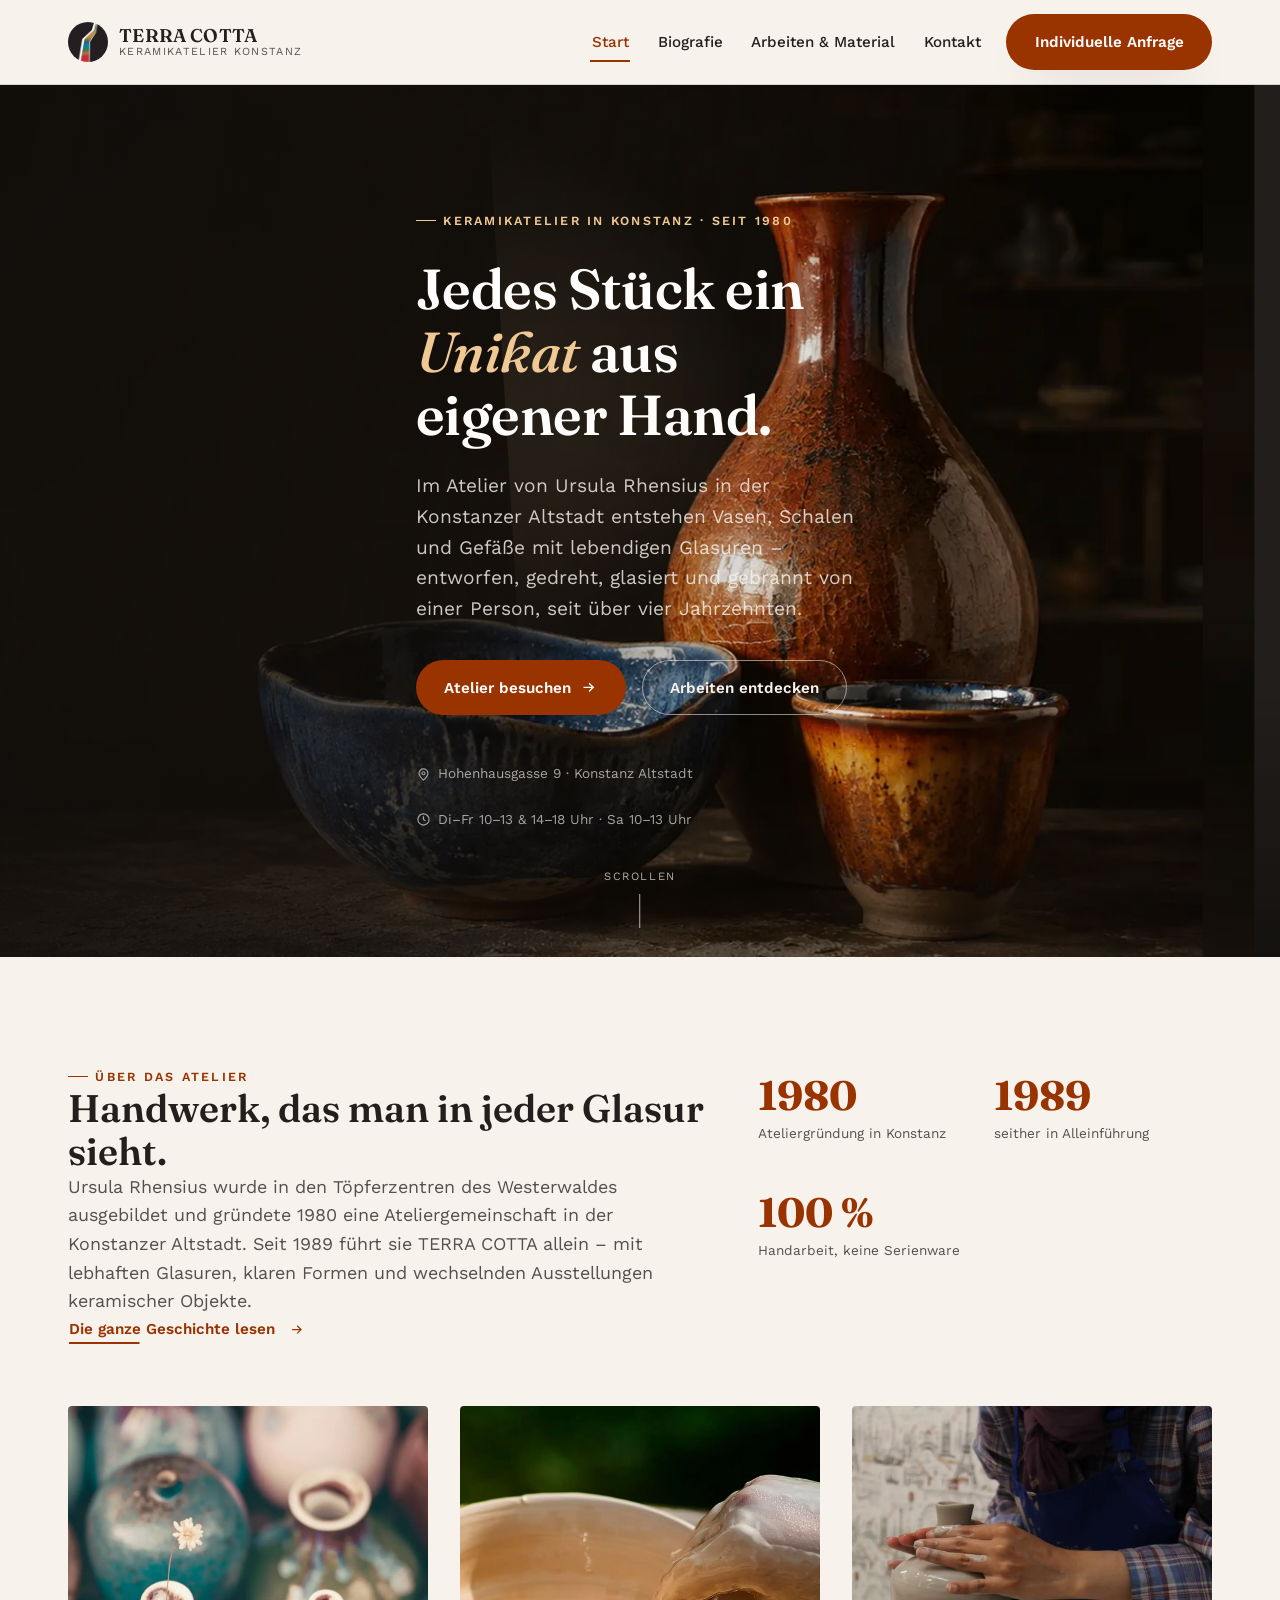
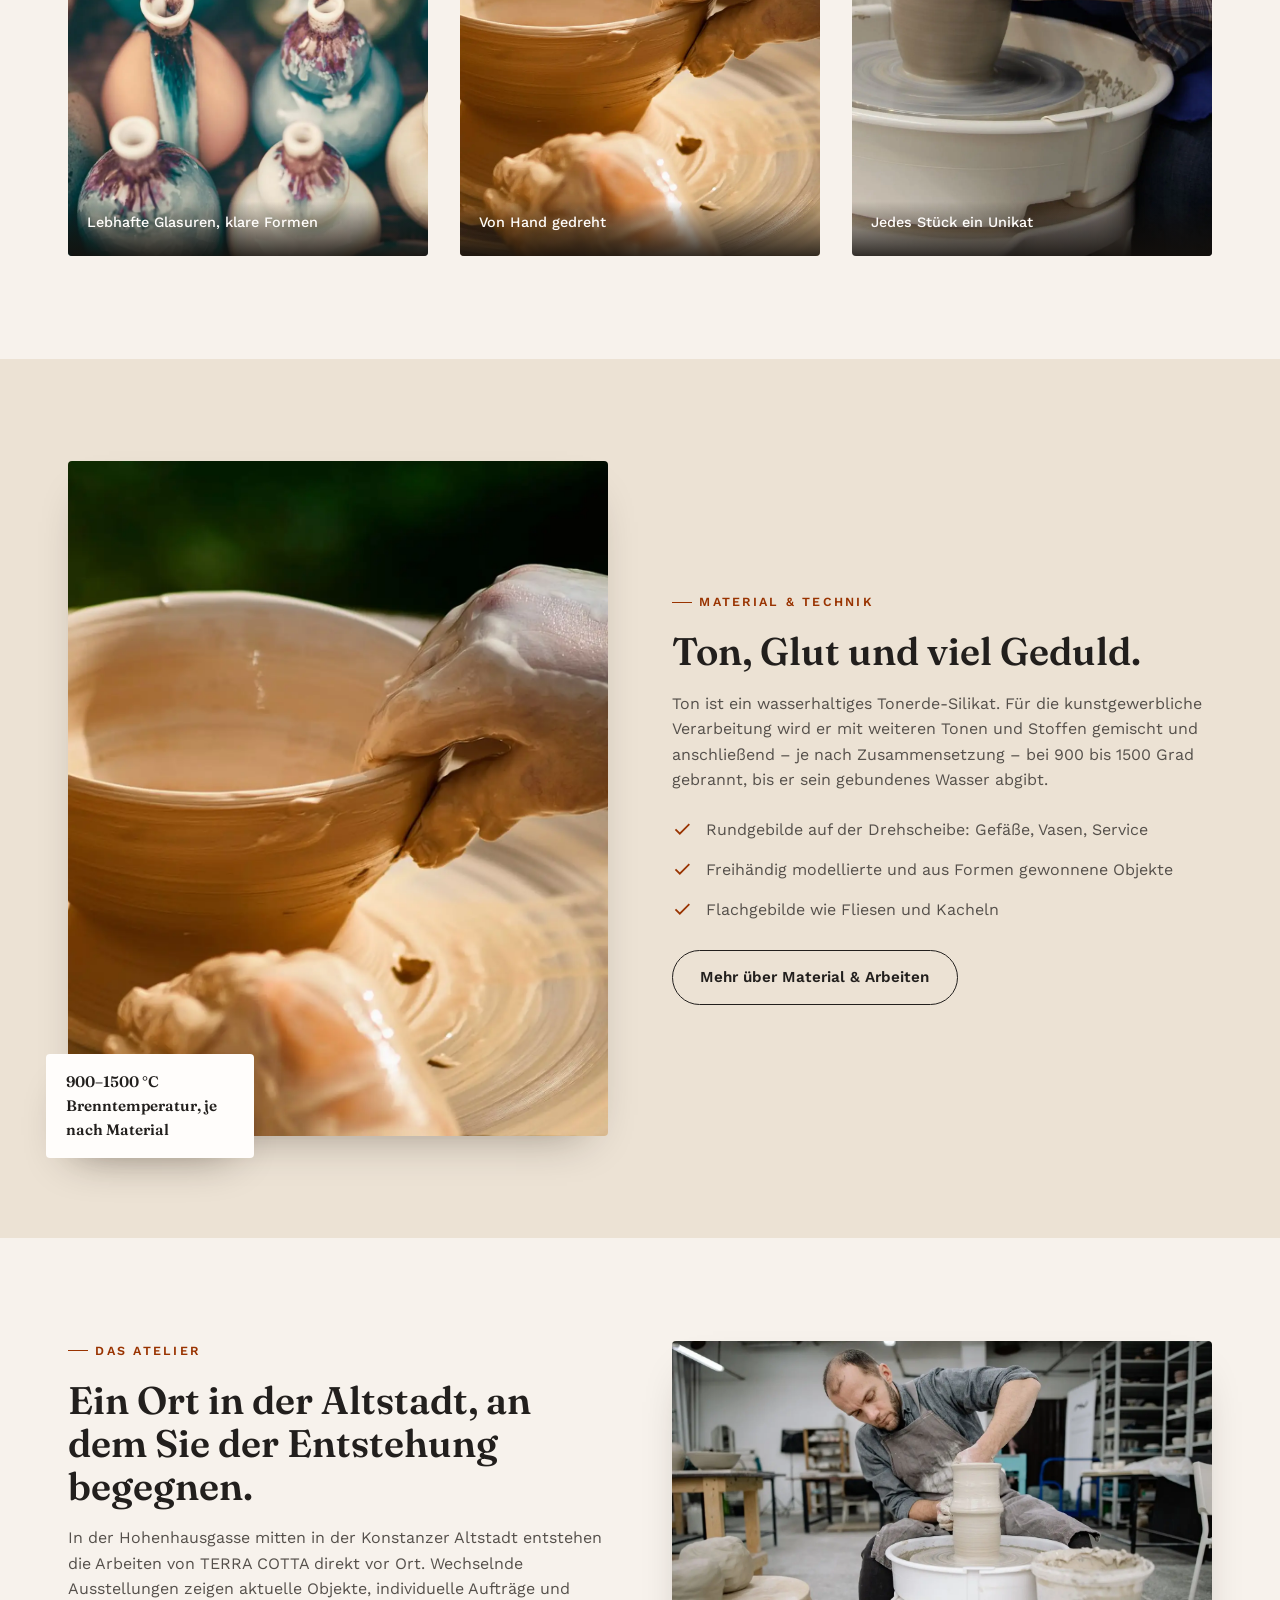
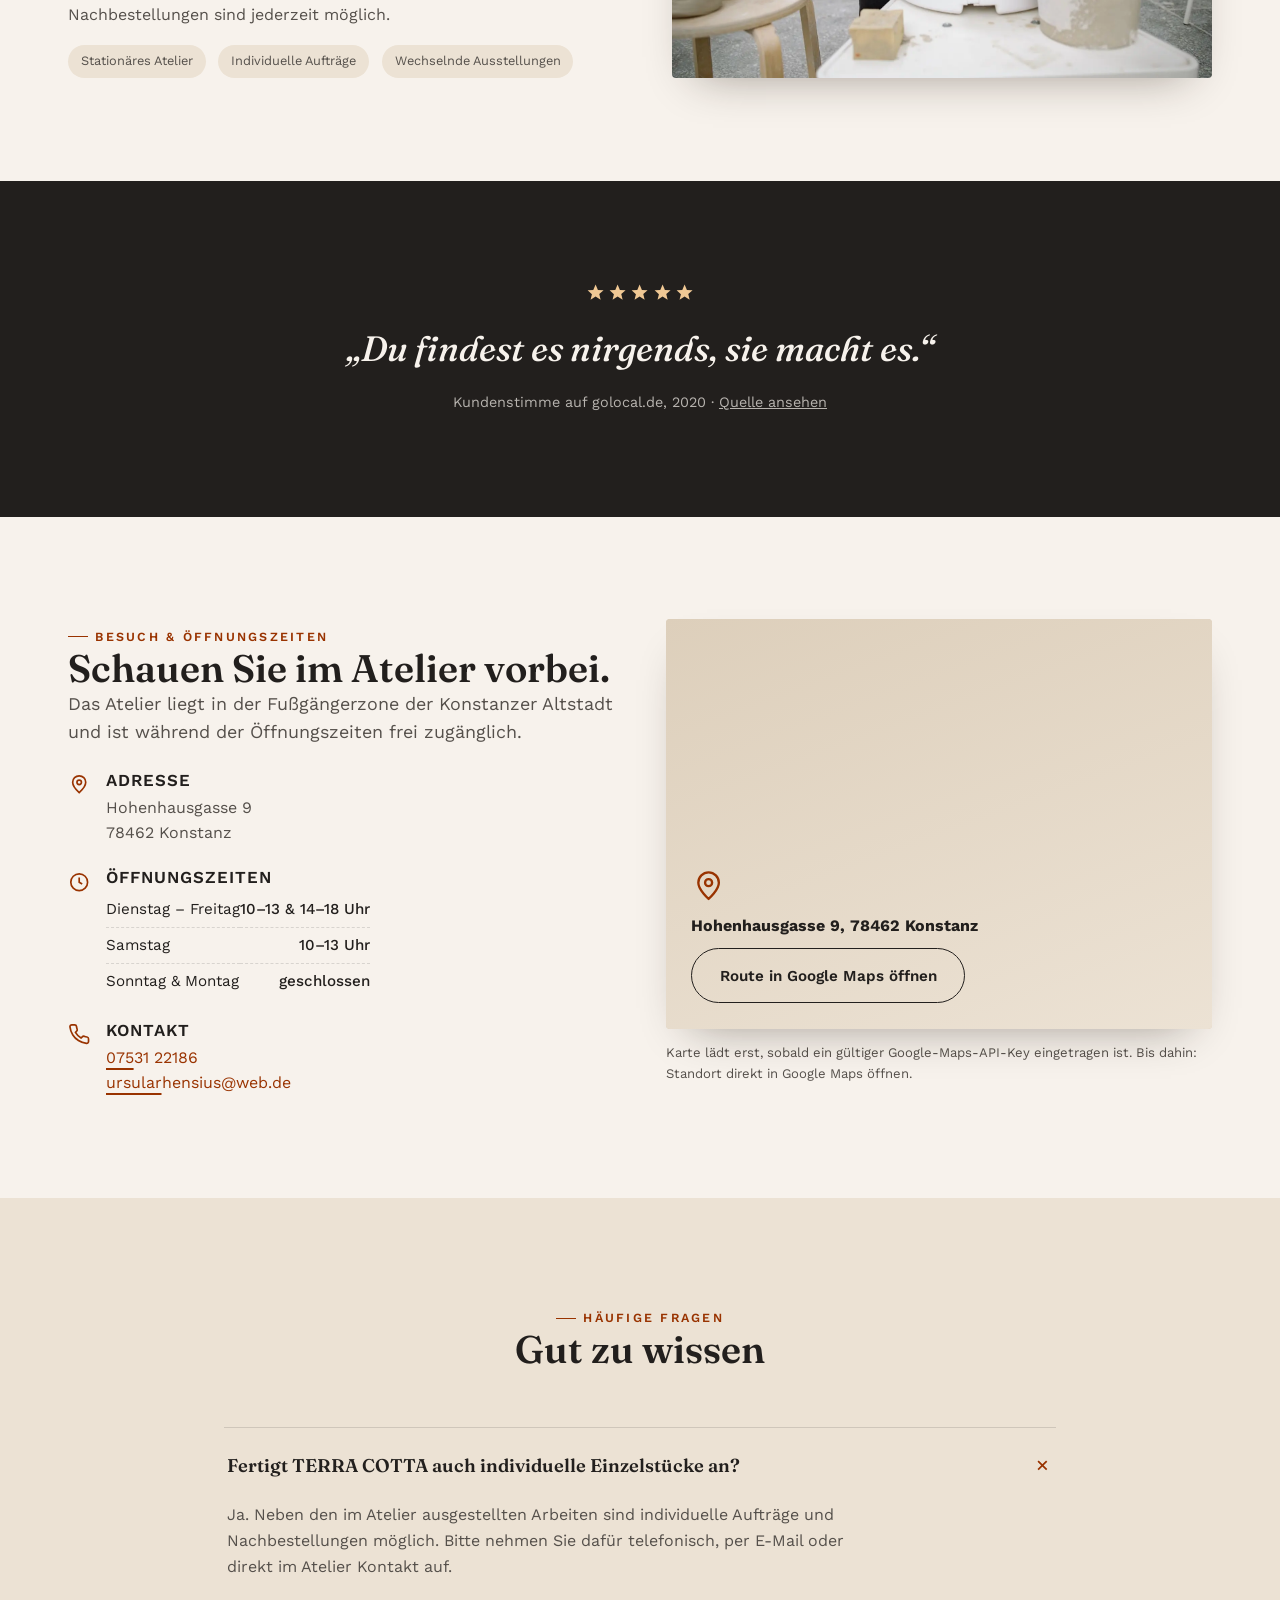
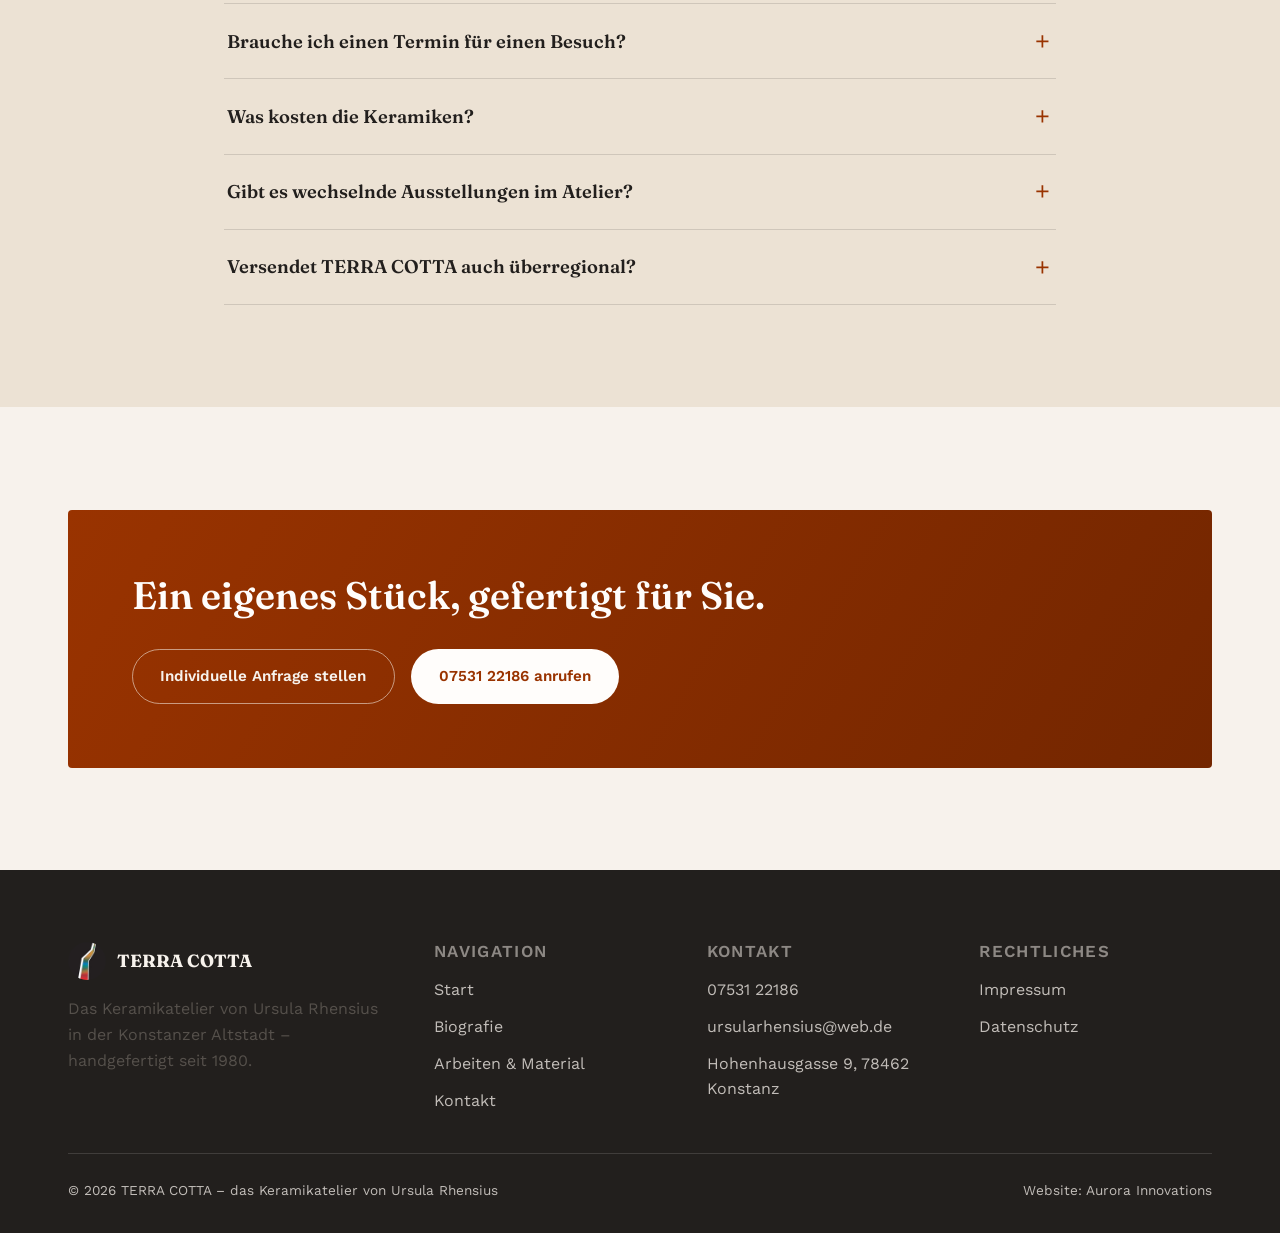
<file: index.html>
<!doctype html>
<html lang="de" class="no-js">
<head>
<meta charset="UTF-8">
<meta name="viewport" content="width=device-width, initial-scale=1">
<title>TERRA COTTA – Keramikatelier Ursula Rhensius in Konstanz</title>
<meta name="description" content="Handgefertigte Keramik aus dem Atelier von Ursula Rhensius in der Konstanzer Altstadt: Vasen, Schalen und individuelle Einzelstücke seit 1980.">
<link rel="canonical" href="https://terra-cotta.aurora-innovations.de/">
<meta name="theme-color" content="#221f1d">

<meta property="og:type" content="website">
<meta property="og:site_name" content="TERRA COTTA – das Keramikatelier">
<meta property="og:title" content="TERRA COTTA – Keramikatelier Ursula Rhensius in Konstanz">
<meta property="og:description" content="Handgefertigte Keramik aus eigener Herstellung: Vasen, Schalen und individuelle Einzelstücke im Atelier in der Konstanzer Altstadt.">
<meta property="og:url" content="https://terra-cotta.aurora-innovations.de/">
<meta property="og:image" content="https://terra-cotta.aurora-innovations.de/assets/img/og-image.jpg">
<meta name="twitter:card" content="summary_large_image">

<link rel="icon" href="/favicon.ico" sizes="any">
<link rel="icon" href="/assets/img/icon-32.png" type="image/png" sizes="32x32">
<link rel="apple-touch-icon" href="/assets/img/icon-180.png">

<link rel="preload" as="image" href="/assets/img/hero-plate.webp" fetchpriority="high">
<link rel="preload" as="font" href="/assets/fonts/fraunces-regular.woff2" type="font/woff2" crossorigin>
<link rel="stylesheet" href="/assets/css/style.css">
<script>document.documentElement.classList.remove('no-js');</script>

<script type="application/ld+json">
{
  "@context": "https://schema.org",
  "@type": ["LocalBusiness", "Store"],
  "name": "TERRA COTTA – das Keramikatelier von Ursula Rhensius",
  "image": "https://terra-cotta.aurora-innovations.de/assets/img/og-image.jpg",
  "url": "https://terra-cotta.aurora-innovations.de/",
  "telephone": "+4975312186",
  "email": "ursularhensius@web.de",
  "priceRange": "Auf Anfrage",
  "address": {
    "@type": "PostalAddress",
    "streetAddress": "Hohenhausgasse 9",
    "postalCode": "78462",
    "addressLocality": "Konstanz",
    "addressCountry": "DE"
  },
  "openingHoursSpecification": [
    { "@type": "OpeningHoursSpecification", "dayOfWeek": ["Tuesday","Wednesday","Thursday","Friday"], "opens": "10:00", "closes": "13:00" },
    { "@type": "OpeningHoursSpecification", "dayOfWeek": ["Tuesday","Wednesday","Thursday","Friday"], "opens": "14:00", "closes": "18:00" },
    { "@type": "OpeningHoursSpecification", "dayOfWeek": "Saturday", "opens": "10:00", "closes": "13:00" }
  ]
}
</script>
</head>
<body>
<a class="skip-link" href="#main">Zum Inhalt springen</a>

<header class="site-header" data-site-header>
  <div class="container site-header__bar">
    <a class="brand" href="/">
      <img src="/assets/img/icon-180.png" alt="" width="40" height="40">
      <span class="brand__text">
        <span class="brand__name">TERRA COTTA</span>
        <span class="brand__sub">Keramikatelier Konstanz</span>
      </span>
    </a>

    <button class="nav-toggle" data-nav-toggle aria-expanded="false" aria-controls="primary-nav" aria-label="Menü öffnen">
      <svg viewBox="0 0 24 24" fill="none" stroke="currentColor" stroke-width="1.8" aria-hidden="true"><path d="M3 6h18M3 12h18M3 18h18"/></svg>
    </button>

    <nav class="primary-nav" id="primary-nav" data-nav aria-label="Hauptnavigation">
      <ul class="primary-nav__list">
        <li><a href="/" aria-current="page">Start</a></li>
        <li><a href="/ueber-uns.html">Biografie</a></li>
        <li><a href="/arbeiten.html">Arbeiten&nbsp;&amp;&nbsp;Material</a></li>
        <li><a href="/kontakt.html">Kontakt</a></li>
      </ul>
    </nav>
    <a class="btn btn--primary header-cta" href="/kontakt.html">Individuelle Anfrage</a>
  </div>
  <div class="nav-scrim" data-nav-scrim></div>
</header>

<main id="main">

  <!-- ============================= HERO ============================= -->
  <section class="hero" data-hero aria-label="Einstieg">
    <div class="hero__stage">
      <img class="hero__layer hero__layer--bg" data-hero-bg src="/assets/img/hero-bg.webp" alt="" aria-hidden="true" loading="eager">
      <img class="hero__layer hero__layer--plate" data-hero-plate
           src="/assets/img/hero-plate.webp"
           srcset="/assets/img/hero-plate.webp 1920w"
           sizes="100vw"
           alt="Handgefertigte Keramik von TERRA COTTA: eine Vase mit Craquelé-Glasur, eine kobaltblaue Schale und ein Becher mit Bernsteinglasur auf einer Steinfläche"
           fetchpriority="high">
      <div class="hero__glow" data-hero-glow aria-hidden="true"></div>
      <div class="hero__scrim" aria-hidden="true"></div>
    </div>

    <div class="container hero__content">
      <p class="eyebrow">Keramikatelier in Konstanz · seit 1980</p>
      <h1>Jedes Stück ein <em>Unikat</em> aus eigener Hand.</h1>
      <p class="hero__lede">Im Atelier von Ursula Rhensius in der Konstanzer Altstadt entstehen Vasen, Schalen und Gefäße mit lebendigen Glasuren – entworfen, gedreht, glasiert und gebrannt von einer Person, seit über vier Jahrzehnten.</p>
      <div class="hero__actions">
        <a class="btn btn--primary" href="/kontakt.html">
          Atelier besuchen
          <svg viewBox="0 0 24 24" fill="none" stroke="currentColor" stroke-width="2" aria-hidden="true"><path d="M5 12h14M13 6l6 6-6 6"/></svg>
        </a>
        <a class="btn btn--ghost-light" href="/arbeiten.html">Arbeiten entdecken</a>
      </div>
      <div class="hero__meta">
        <span><svg viewBox="0 0 24 24" fill="none" stroke="currentColor" stroke-width="1.8" aria-hidden="true"><path d="M12 21s-7-6.1-7-11a7 7 0 1 1 14 0c0 4.9-7 11-7 11Z"/><circle cx="12" cy="10" r="2.4"/></svg>Hohenhausgasse 9 · Konstanz Altstadt</span>
        <span><svg viewBox="0 0 24 24" fill="none" stroke="currentColor" stroke-width="1.8" aria-hidden="true"><circle cx="12" cy="12" r="9"/><path d="M12 7v5l3.2 2"/></svg>Di–Fr 10–13 &amp; 14–18 Uhr · Sa 10–13 Uhr</span>
      </div>
    </div>

    <div class="hero__scrolldown" aria-hidden="true"><span>Scrollen</span><span class="line"></span></div>
  </section>

  <!-- ============================= INTRO ============================= -->
  <section class="section">
    <div class="container intro-grid">
      <div class="section-head">
        <p class="eyebrow">Über das Atelier</p>
        <h2>Handwerk, das man in jeder Glasur sieht.</h2>
        <p class="lede">Ursula Rhensius wurde in den Töpferzentren des Westerwaldes ausgebildet und gründete 1980 eine Ateliergemeinschaft in der Konstanzer Altstadt. Seit 1989 führt sie TERRA COTTA allein – mit lebhaften Glasuren, klaren Formen und wechselnden Ausstellungen keramischer Objekte.</p>
        <a class="btn btn--link" href="/ueber-uns.html">Die ganze Geschichte lesen
          <svg viewBox="0 0 24 24" fill="none" stroke="currentColor" stroke-width="2" style="width:1em;height:1em;display:inline;vertical-align:-0.1em;margin-left:0.3em" aria-hidden="true"><path d="M5 12h14M13 6l6 6-6 6"/></svg>
        </a>
      </div>
      <div class="intro-figures">
        <div class="stat-row">
          <div class="stat"><strong>1980</strong><span>Ateliergründung in Konstanz</span></div>
          <div class="stat"><strong>1989</strong><span>seither in Alleinführung</span></div>
          <div class="stat"><strong>100&nbsp;%</strong><span>Handarbeit, keine Serienware</span></div>
        </div>
      </div>
    </div>

    <div class="container" style="margin-top: clamp(2.5rem, 5vw, 4rem)">
      <div class="card-grid">
        <figure class="work-card">
          <img src="/assets/img/foto-glasuren.webp" loading="lazy" width="1200" height="1200" alt="Verschiedene kleine Keramikvasen mit türkisen und terrakottafarbenen Glasuren, dicht nebeneinander aufgestellt">
          <figcaption>Lebhafte Glasuren, klare Formen</figcaption>
        </figure>
        <figure class="work-card">
          <img src="/assets/img/foto-formen.webp" loading="lazy" width="1200" height="1500" alt="Nahaufnahme von Händen, die am Töpferrad eine helle Tonschale formen">
          <figcaption>Von Hand gedreht</figcaption>
        </figure>
        <figure class="work-card">
          <img src="/assets/img/foto-drehen.webp" loading="lazy" width="1200" height="1500" alt="Hände formen eine schlanke Vase aus grauem Ton auf der Töpferscheibe">
          <figcaption>Jedes Stück ein Unikat</figcaption>
        </figure>
      </div>
    </div>
  </section>

  <!-- ============================= MATERIAL SPLIT ============================= -->
  <section class="section section--alt">
    <div class="container split">
      <div class="split__media">
        <img src="/assets/img/foto-formen.webp" loading="lazy" width="1200" height="1500" alt="Hände formen den Rand einer frisch gedrehten Tonschale">
        <div class="badge">900–1500&nbsp;°C Brenntemperatur, je nach Material</div>
      </div>
      <div class="split__body">
        <p class="eyebrow">Material &amp; Technik</p>
        <h2>Ton, Glut und viel Geduld.</h2>
        <p>Ton ist ein wasserhaltiges Tonerde-Silikat. Für die kunstgewerbliche Verarbeitung wird er mit weiteren Tonen und Stoffen gemischt und anschließend – je nach Zusammensetzung – bei 900 bis 1500&nbsp;Grad gebrannt, bis er sein gebundenes Wasser abgibt.</p>
        <ul class="split__list">
          <li><svg viewBox="0 0 24 24" fill="none" stroke="currentColor" stroke-width="2" aria-hidden="true"><path d="M20 6 9 17l-5-5"/></svg><span>Rundgebilde auf der Drehscheibe: Gefäße, Vasen, Service</span></li>
          <li><svg viewBox="0 0 24 24" fill="none" stroke="currentColor" stroke-width="2" aria-hidden="true"><path d="M20 6 9 17l-5-5"/></svg><span>Freihändig modellierte und aus Formen gewonnene Objekte</span></li>
          <li><svg viewBox="0 0 24 24" fill="none" stroke="currentColor" stroke-width="2" aria-hidden="true"><path d="M20 6 9 17l-5-5"/></svg><span>Flachgebilde wie Fliesen und Kacheln</span></li>
        </ul>
        <a class="btn btn--ghost" href="/arbeiten.html" style="align-self:flex-start; margin-top:0.6rem">Mehr über Material &amp; Arbeiten</a>
      </div>
    </div>
  </section>

  <!-- ============================= ATELIER SPLIT ============================= -->
  <section class="section">
    <div class="container split split--reverse">
      <div class="split__media">
        <img src="/assets/img/foto-atelier.webp" loading="lazy" width="1600" height="1000" alt="Blick in eine Keramikwerkstatt mit Regalen voller gebrannter Gefäße und einer Töpferscheibe im Vordergrund">
      </div>
      <div class="split__body">
        <p class="eyebrow">Das Atelier</p>
        <h2>Ein Ort in der Altstadt, an dem Sie der Entstehung begegnen.</h2>
        <p>In der Hohenhausgasse mitten in der Konstanzer Altstadt entstehen die Arbeiten von TERRA COTTA direkt vor Ort. Wechselnde Ausstellungen zeigen aktuelle Objekte, individuelle Aufträge und Nachbestellungen sind jederzeit möglich.</p>
        <div class="badge-row">
          <span class="pill">Stationäres Atelier</span>
          <span class="pill">Individuelle Aufträge</span>
          <span class="pill">Wechselnde Ausstellungen</span>
        </div>
      </div>
    </div>
  </section>

  <!-- ============================= ZITAT ============================= -->
  <section class="section section--ink">
    <div class="container quote">
      <div class="quote__stars" aria-hidden="true">
        <svg viewBox="0 0 24 24" fill="currentColor"><path d="M12 2l2.9 6.6 7.1.6-5.4 4.7 1.7 7-6.3-3.9L5.7 21l1.7-7L2 9.2l7.1-.6L12 2Z"/></svg>
        <svg viewBox="0 0 24 24" fill="currentColor"><path d="M12 2l2.9 6.6 7.1.6-5.4 4.7 1.7 7-6.3-3.9L5.7 21l1.7-7L2 9.2l7.1-.6L12 2Z"/></svg>
        <svg viewBox="0 0 24 24" fill="currentColor"><path d="M12 2l2.9 6.6 7.1.6-5.4 4.7 1.7 7-6.3-3.9L5.7 21l1.7-7L2 9.2l7.1-.6L12 2Z"/></svg>
        <svg viewBox="0 0 24 24" fill="currentColor"><path d="M12 2l2.9 6.6 7.1.6-5.4 4.7 1.7 7-6.3-3.9L5.7 21l1.7-7L2 9.2l7.1-.6L12 2Z"/></svg>
        <svg viewBox="0 0 24 24" fill="currentColor"><path d="M12 2l2.9 6.6 7.1.6-5.4 4.7 1.7 7-6.3-3.9L5.7 21l1.7-7L2 9.2l7.1-.6L12 2Z"/></svg>
      </div>
      <blockquote>„Du findest es nirgends, sie macht es.“</blockquote>
      <cite>Kundenstimme auf golocal.de, 2020 · <a href="https://www.golocal.de/konstanz/keramik/terra-cotta-das-keramikatelier-inh-rhensius-ursula-keramikatelier-cpLW/" style="color:inherit;text-decoration:underline" rel="noopener">Quelle ansehen</a></cite>
    </div>
  </section>

  <!-- ============================= BESUCH / KARTE ============================= -->
  <section class="section" id="besuch">
    <div class="container visit-grid">
      <div>
        <p class="eyebrow">Besuch &amp; Öffnungszeiten</p>
        <h2>Schauen Sie im Atelier vorbei.</h2>
        <p class="lede">Das Atelier liegt in der Fußgängerzone der Konstanzer Altstadt und ist während der Öffnungszeiten frei zugänglich.</p>

        <div class="info-list">
          <div class="info-list__item">
            <svg viewBox="0 0 24 24" fill="none" stroke="currentColor" stroke-width="1.8" aria-hidden="true"><path d="M12 21s-7-6.1-7-11a7 7 0 1 1 14 0c0 4.9-7 11-7 11Z"/><circle cx="12" cy="10" r="2.4"/></svg>
            <div>
              <h4>Adresse</h4>
              <p>Hohenhausgasse 9<br>78462 Konstanz</p>
            </div>
          </div>
          <div class="info-list__item">
            <svg viewBox="0 0 24 24" fill="none" stroke="currentColor" stroke-width="1.8" aria-hidden="true"><circle cx="12" cy="12" r="9"/><path d="M12 7v5l3.2 2"/></svg>
            <div>
              <h4>Öffnungszeiten</h4>
              <table class="hours-table">
                <tr><td>Dienstag – Freitag</td><td>10–13 &amp; 14–18 Uhr</td></tr>
                <tr><td>Samstag</td><td>10–13 Uhr</td></tr>
                <tr><td>Sonntag &amp; Montag</td><td>geschlossen</td></tr>
              </table>
            </div>
          </div>
          <div class="info-list__item">
            <svg viewBox="0 0 24 24" fill="none" stroke="currentColor" stroke-width="1.8" aria-hidden="true"><path d="M22 16.9v3a2 2 0 0 1-2.2 2 19.8 19.8 0 0 1-8.6-3.1 19.5 19.5 0 0 1-6-6 19.8 19.8 0 0 1-3.1-8.7A2 2 0 0 1 4.1 2h3a2 2 0 0 1 2 1.7c.1 1 .3 2 .7 3a2 2 0 0 1-.5 2.1L8 10.1a16 16 0 0 0 6 6l1.3-1.3a2 2 0 0 1 2.1-.5c1 .4 2 .6 3 .7a2 2 0 0 1 1.6 2Z"/></svg>
            <div>
              <h4>Kontakt</h4>
              <p><a class="btn--link" style="display:inline" href="tel:+4975312186">07531 22186</a><br>
              <a class="btn--link" style="display:inline" href="mailto:ursularhensius@web.de">ursularhensius@web.de</a></p>
            </div>
          </div>
        </div>
      </div>

      <div>
        <div class="map-frame">
          <!--
            Platzhalter für Google-Maps-API-Key: YOUR_GOOGLE_MAPS_API_KEY
            ersetzen, sobald ein gültiger Embed-API-Key vorliegt.
          -->
          <iframe
            title="Standort von TERRA COTTA auf Google Maps"
            src="https://www.google.com/maps/embed/v1/place?key=YOUR_GOOGLE_MAPS_API_KEY&q=TERRA+COTTA+Keramikatelier,+Hohenhausgasse+9,+78462+Konstanz"
            loading="lazy" referrerpolicy="no-referrer-when-downgrade"
            onerror="this.hidden=true; this.nextElementSibling.hidden=false;"></iframe>
          <div class="map-frame__fallback" hidden>
            <svg viewBox="0 0 24 24" fill="none" stroke="currentColor" stroke-width="1.6" aria-hidden="true"><path d="M12 21s-7-6.1-7-11a7 7 0 1 1 14 0c0 4.9-7 11-7 11Z"/><circle cx="12" cy="10" r="2.4"/></svg>
            <strong>Hohenhausgasse 9, 78462 Konstanz</strong>
            <a class="btn btn--ghost" href="https://www.google.com/maps/search/?api=1&query=TERRA+COTTA+Hohenhausgasse+9+78462+Konstanz" rel="noopener">Route in Google Maps öffnen</a>
          </div>
        </div>
        <p class="form-note" style="margin-top:0.8rem">Karte lädt erst, sobald ein gültiger Google-Maps-API-Key eingetragen ist. Bis dahin: <a href="https://www.google.com/maps/search/?api=1&query=TERRA+COTTA+Hohenhausgasse+9+78462+Konstanz" rel="noopener">Standort direkt in Google Maps öffnen</a>.</p>
      </div>
    </div>
  </section>

  <!-- ============================= FAQ ============================= -->
  <section class="section section--alt">
    <div class="container">
      <div class="section-head section-head--center">
        <p class="eyebrow">Häufige Fragen</p>
        <h2>Gut zu wissen</h2>
      </div>
      <div class="faq-list">
        <div class="faq-item" data-faq-item data-open="true">
          <button class="faq-item__q" data-faq-q aria-expanded="true">
            Fertigt TERRA COTTA auch individuelle Einzelstücke an?
            <svg viewBox="0 0 24 24" fill="none" stroke="currentColor" stroke-width="2" aria-hidden="true"><path d="M12 5v14M5 12h14"/></svg>
          </button>
          <div class="faq-item__a"><p>Ja. Neben den im Atelier ausgestellten Arbeiten sind individuelle Aufträge und Nachbestellungen möglich. Bitte nehmen Sie dafür telefonisch, per E-Mail oder direkt im Atelier Kontakt auf.</p></div>
        </div>
        <div class="faq-item" data-faq-item data-open="false">
          <button class="faq-item__q" data-faq-q aria-expanded="false">
            Brauche ich einen Termin für einen Besuch?
            <svg viewBox="0 0 24 24" fill="none" stroke="currentColor" stroke-width="2" aria-hidden="true"><path d="M12 5v14M5 12h14"/></svg>
          </button>
          <div class="faq-item__a"><p>Für einen Besuch während der Öffnungszeiten ist kein Termin nötig. Für eine ausführlichere, individuelle Beratung empfiehlt sich eine vorherige Anfrage über die Kontaktseite.</p></div>
        </div>
        <div class="faq-item" data-faq-item data-open="false">
          <button class="faq-item__q" data-faq-q aria-expanded="false">
            Was kosten die Keramiken?
            <svg viewBox="0 0 24 24" fill="none" stroke="currentColor" stroke-width="2" aria-hidden="true"><path d="M12 5v14M5 12h14"/></svg>
          </button>
          <div class="faq-item__a"><p>Die Preise richten sich nach Größe, Technik und Aufwand des jeweiligen Einzelstücks. Eine öffentliche Preisliste liegt uns nicht vor – bitte erfragen Sie aktuelle Preise direkt im Atelier oder telefonisch.</p></div>
        </div>
        <div class="faq-item" data-faq-item data-open="false">
          <button class="faq-item__q" data-faq-q aria-expanded="false">
            Gibt es wechselnde Ausstellungen im Atelier?
            <svg viewBox="0 0 24 24" fill="none" stroke="currentColor" stroke-width="2" aria-hidden="true"><path d="M12 5v14M5 12h14"/></svg>
          </button>
          <div class="faq-item__a"><p>Ja, im Atelier werden wechselnde Ausstellungen keramischer Objekte gezeigt. Für aktuelle Termine und Themen empfiehlt sich eine direkte Nachfrage im Atelier.</p></div>
        </div>
        <div class="faq-item" data-faq-item data-open="false">
          <button class="faq-item__q" data-faq-q aria-expanded="false">
            Versendet TERRA COTTA auch überregional?
            <svg viewBox="0 0 24 24" fill="none" stroke="currentColor" stroke-width="2" aria-hidden="true"><path d="M12 5v14M5 12h14"/></svg>
          </button>
          <div class="faq-item__a"><p>Dazu liegen uns keine öffentlichen Informationen vor – bitte erfragen Sie Versandmöglichkeiten direkt im Atelier.</p></div>
        </div>
      </div>
    </div>
  </section>

  <!-- ============================= CTA ============================= -->
  <section class="section">
    <div class="container">
      <div class="cta-band">
        <h2>Ein eigenes Stück, gefertigt für Sie.</h2>
        <div class="cta-band__actions">
          <a class="btn btn--ghost-light" href="/kontakt.html">Individuelle Anfrage stellen</a>
          <a class="btn" style="background:var(--white);color:var(--terracotta)" href="tel:+4975312186">07531 22186 anrufen</a>
        </div>
      </div>
    </div>
  </section>

</main>

<footer class="site-footer">
  <div class="container">
    <div class="footer-grid">
      <div>
        <div class="footer-brand">
          <img src="/assets/img/icon-180.png" alt="" width="38" height="38">
          <strong>TERRA COTTA</strong>
        </div>
        <p>Das Keramikatelier von Ursula Rhensius in der Konstanzer Altstadt – handgefertigt seit 1980.</p>
      </div>
      <div class="footer-col">
        <h4>Navigation</h4>
        <ul>
          <li><a href="/">Start</a></li>
          <li><a href="/ueber-uns.html">Biografie</a></li>
          <li><a href="/arbeiten.html">Arbeiten &amp; Material</a></li>
          <li><a href="/kontakt.html">Kontakt</a></li>
        </ul>
      </div>
      <div class="footer-col">
        <h4>Kontakt</h4>
        <ul>
          <li><a href="tel:+4975312186">07531 22186</a></li>
          <li><a href="mailto:ursularhensius@web.de">ursularhensius@web.de</a></li>
          <li>Hohenhausgasse 9, 78462 Konstanz</li>
        </ul>
      </div>
      <div class="footer-col">
        <h4>Rechtliches</h4>
        <ul>
          <li><a href="/impressum.html">Impressum</a></li>
          <li><a href="/datenschutz.html">Datenschutz</a></li>
        </ul>
      </div>
    </div>
    <div class="footer-bottom">
      <span>© <span id="year">2026</span> TERRA COTTA – das Keramikatelier von Ursula Rhensius</span>
      <span class="footer-bottom__links">Website: Aurora Innovations</span>
    </div>
  </div>
</footer>

<script src="/assets/js/main.js" defer></script>
<script src="/assets/js/hero.js" defer></script>
</body>
</html>
</file>
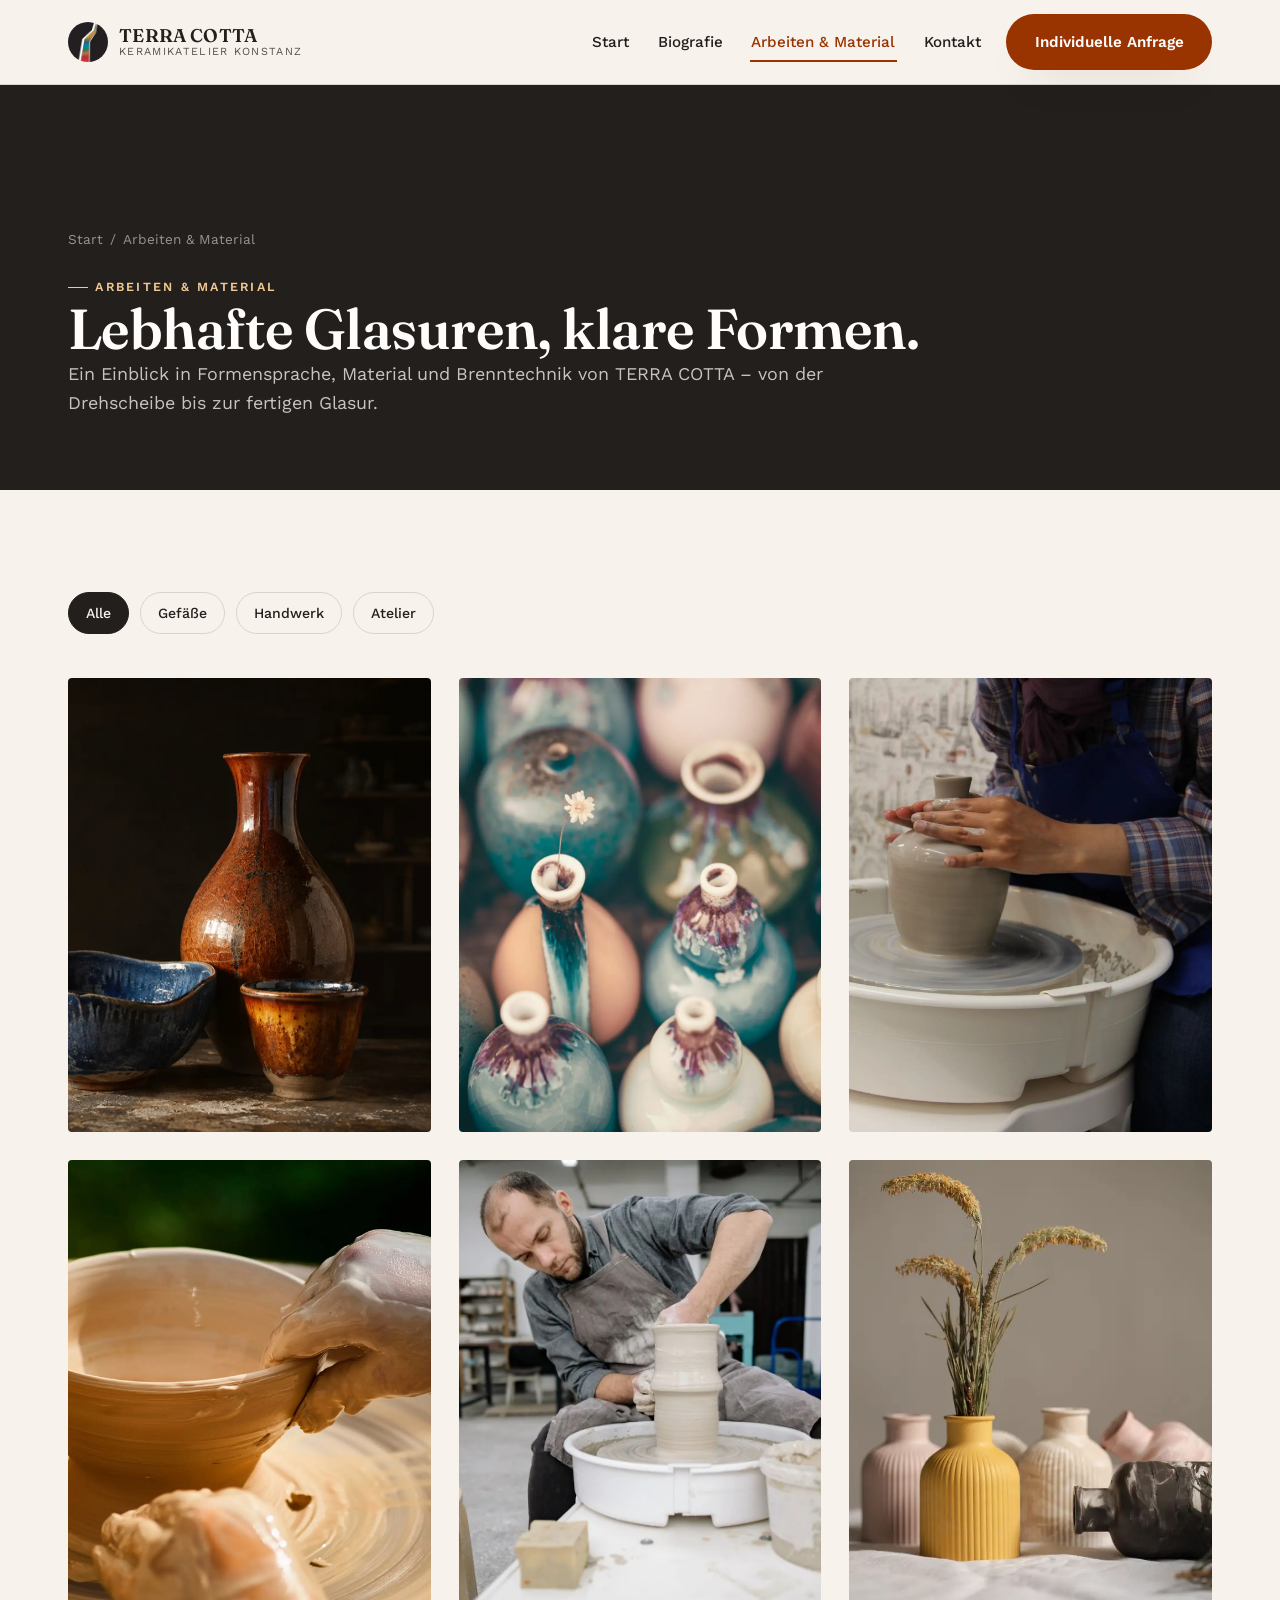
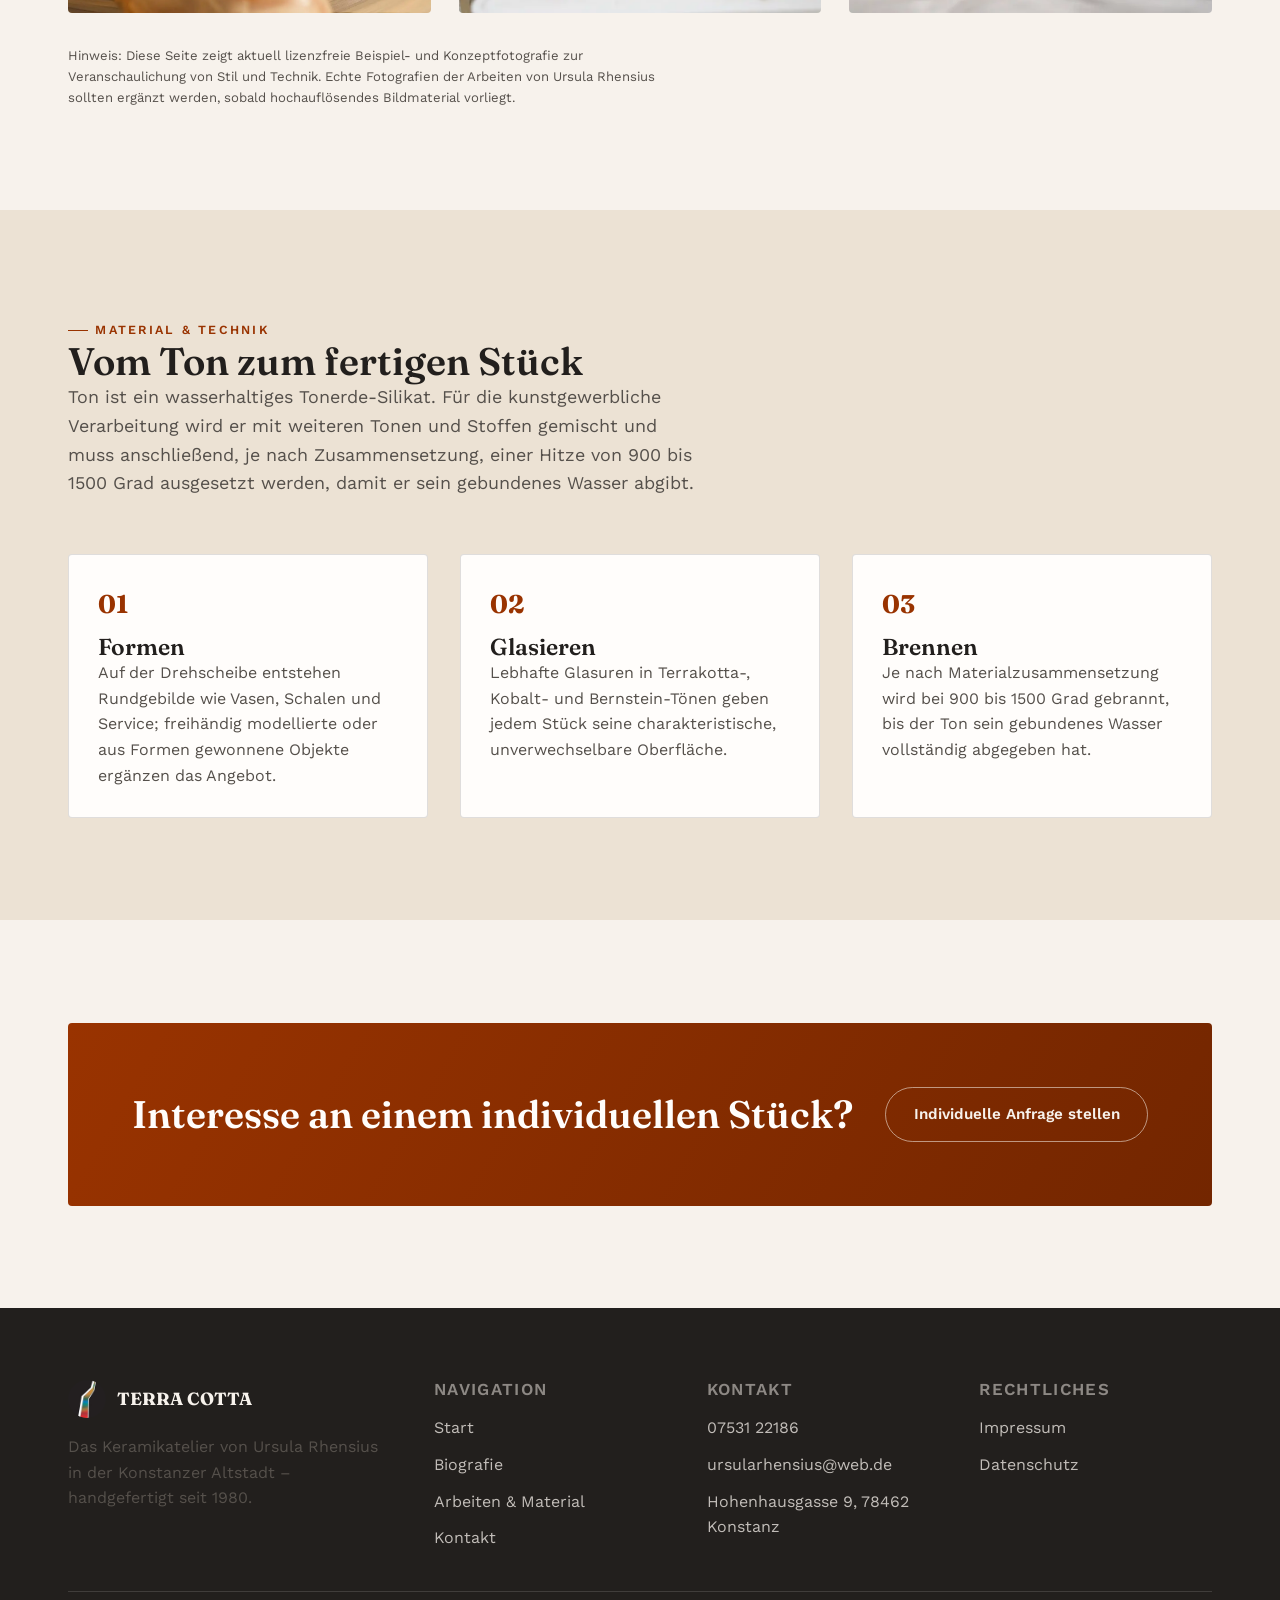
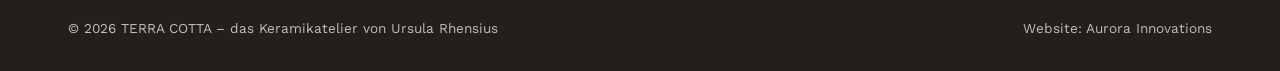
<file: arbeiten.html>
<!doctype html>
<html lang="de" class="no-js">
<head>
<meta charset="UTF-8">
<meta name="viewport" content="width=device-width, initial-scale=1">
<title>Arbeiten &amp; Material – TERRA COTTA Konstanz</title>
<meta name="description" content="Handgefertigte Vasen, Schalen und Gefäße aus dem Keramikatelier TERRA COTTA in Konstanz sowie Einblicke in Material und Brenntechnik.">
<link rel="canonical" href="https://terra-cotta.aurora-innovations.de/arbeiten.html">
<meta name="theme-color" content="#221f1d">
<meta property="og:type" content="website">
<meta property="og:title" content="Arbeiten &amp; Material – TERRA COTTA Konstanz">
<meta property="og:description" content="Handgefertigte Keramik aus dem Atelier von Ursula Rhensius: Formen, Glasuren und Brenntechnik.">
<meta property="og:image" content="https://terra-cotta.aurora-innovations.de/assets/img/og-image.jpg">
<link rel="icon" href="/favicon.ico" sizes="any">
<link rel="icon" href="/assets/img/icon-32.png" type="image/png" sizes="32x32">
<link rel="apple-touch-icon" href="/assets/img/icon-180.png">
<link rel="stylesheet" href="/assets/css/style.css">
<script>document.documentElement.classList.remove('no-js');</script>
</head>
<body>
<a class="skip-link" href="#main">Zum Inhalt springen</a>

<header class="site-header" data-site-header>
  <div class="container site-header__bar">
    <a class="brand" href="/">
      <img src="/assets/img/icon-180.png" alt="" width="40" height="40">
      <span class="brand__text">
        <span class="brand__name">TERRA COTTA</span>
        <span class="brand__sub">Keramikatelier Konstanz</span>
      </span>
    </a>
    <button class="nav-toggle" data-nav-toggle aria-expanded="false" aria-controls="primary-nav" aria-label="Menü öffnen">
      <svg viewBox="0 0 24 24" fill="none" stroke="currentColor" stroke-width="1.8" aria-hidden="true"><path d="M3 6h18M3 12h18M3 18h18"/></svg>
    </button>
    <nav class="primary-nav" id="primary-nav" data-nav aria-label="Hauptnavigation">
      <ul class="primary-nav__list">
        <li><a href="/">Start</a></li>
        <li><a href="/ueber-uns.html">Biografie</a></li>
        <li><a href="/arbeiten.html" aria-current="page">Arbeiten&nbsp;&amp;&nbsp;Material</a></li>
        <li><a href="/kontakt.html">Kontakt</a></li>
      </ul>
    </nav>
    <a class="btn btn--primary header-cta" href="/kontakt.html">Individuelle Anfrage</a>
  </div>
  <div class="nav-scrim" data-nav-scrim></div>
</header>

<main id="main">
  <section class="page-hero">
    <div class="container">
      <div class="breadcrumb"><a href="/">Start</a><span>/</span><span>Arbeiten &amp; Material</span></div>
      <p class="eyebrow">Arbeiten &amp; Material</p>
      <h1>Lebhafte Glasuren, klare Formen.</h1>
      <p class="lede">Ein Einblick in Formensprache, Material und Brenntechnik von TERRA COTTA – von der Drehscheibe bis zur fertigen Glasur.</p>
    </div>
  </section>

  <section class="section">
    <div class="container">
      <div class="filter-bar" data-filter-bar role="group" aria-label="Werke filtern">
        <button aria-pressed="true" data-filter="alle">Alle</button>
        <button aria-pressed="false" data-filter="gefaesse">Gefäße</button>
        <button aria-pressed="false" data-filter="handwerk">Handwerk</button>
        <button aria-pressed="false" data-filter="atelier">Atelier</button>
      </div>

      <div class="gallery-grid" data-gallery>
        <figure class="gallery-item" data-category="gefaesse">
          <img src="/assets/img/hero-plate.webp" loading="lazy" width="1200" height="1500" style="object-position:100% center" alt="Konzept-Keyvisual: Vase, Schale und Becher mit Terrakotta-, Kobalt- und Bernsteinglasur">
          <figcaption>Terrakotta, Kobalt und Bernstein im Zusammenspiel</figcaption>
        </figure>
        <figure class="gallery-item" data-category="gefaesse">
          <img src="/assets/img/foto-glasuren.webp" loading="lazy" width="1200" height="1200" alt="Mehrere kleine Keramikvasen mit türkisen und terrakottafarbenen Glasuren">
          <figcaption>Farbvielfalt der Glasuren</figcaption>
        </figure>
        <figure class="gallery-item" data-category="handwerk">
          <img src="/assets/img/foto-drehen.webp" loading="lazy" width="1200" height="1500" alt="Hände formen eine schlanke Vase aus grauem Ton auf der Töpferscheibe">
          <figcaption>Drehen auf der Töpferscheibe</figcaption>
        </figure>
        <figure class="gallery-item" data-category="handwerk">
          <img src="/assets/img/foto-formen.webp" loading="lazy" width="1200" height="1500" alt="Nahaufnahme von Händen, die eine helle Tonschale formen">
          <figcaption>Feinarbeit am Schalenrand</figcaption>
        </figure>
        <figure class="gallery-item" data-category="atelier">
          <img src="/assets/img/foto-atelier.webp" loading="lazy" width="1200" height="1500" alt="Blick in eine Keramikwerkstatt mit Regalen voller gebrannter Gefäße">
          <figcaption>Atmosphäre einer Keramikwerkstatt</figcaption>
        </figure>
        <figure class="gallery-item" data-category="gefaesse">
          <img src="/assets/img/foto-zuhause.webp" loading="lazy" width="1200" height="800" alt="Handgefertigte Vasen in gedeckten Farben mit trockenen Gräsern auf einem Tisch">
          <figcaption>Zuhause in Szene gesetzt</figcaption>
        </figure>
      </div>

      <p class="form-note" style="margin-top:2rem;max-width:46em">Hinweis: Diese Seite zeigt aktuell lizenzfreie Beispiel- und Konzeptfotografie zur Veranschaulichung von Stil und Technik. Echte Fotografien der Arbeiten von Ursula Rhensius sollten ergänzt werden, sobald hochauflösendes Bildmaterial vorliegt.</p>
    </div>
  </section>

  <section class="section section--alt">
    <div class="container">
      <div class="section-head">
        <p class="eyebrow">Material &amp; Technik</p>
        <h2>Vom Ton zum fertigen Stück</h2>
        <p class="lede">Ton ist ein wasserhaltiges Tonerde-Silikat. Für die kunstgewerbliche Verarbeitung wird er mit weiteren Tonen und Stoffen gemischt und muss anschließend, je nach Zusammensetzung, einer Hitze von 900 bis 1500&nbsp;Grad ausgesetzt werden, damit er sein gebundenes Wasser abgibt.</p>
      </div>
      <div class="material-steps">
        <div class="material-steps__item">
          <strong>01</strong>
          <h3>Formen</h3>
          <p>Auf der Drehscheibe entstehen Rundgebilde wie Vasen, Schalen und Service; freihändig modellierte oder aus Formen gewonnene Objekte ergänzen das Angebot.</p>
        </div>
        <div class="material-steps__item">
          <strong>02</strong>
          <h3>Glasieren</h3>
          <p>Lebhafte Glasuren in Terrakotta-, Kobalt- und Bernstein-Tönen geben jedem Stück seine charakteristische, unverwechselbare Oberfläche.</p>
        </div>
        <div class="material-steps__item">
          <strong>03</strong>
          <h3>Brennen</h3>
          <p>Je nach Materialzusammensetzung wird bei 900 bis 1500&nbsp;Grad gebrannt, bis der Ton sein gebundenes Wasser vollständig abgegeben hat.</p>
        </div>
      </div>
    </div>
  </section>

  <section class="section">
    <div class="container">
      <div class="cta-band">
        <h2>Interesse an einem individuellen Stück?</h2>
        <div class="cta-band__actions">
          <a class="btn btn--ghost-light" href="/kontakt.html">Individuelle Anfrage stellen</a>
        </div>
      </div>
    </div>
  </section>
</main>

<footer class="site-footer">
  <div class="container">
    <div class="footer-grid">
      <div>
        <div class="footer-brand">
          <img src="/assets/img/icon-180.png" alt="" width="38" height="38">
          <strong>TERRA COTTA</strong>
        </div>
        <p>Das Keramikatelier von Ursula Rhensius in der Konstanzer Altstadt – handgefertigt seit 1980.</p>
      </div>
      <div class="footer-col">
        <h4>Navigation</h4>
        <ul>
          <li><a href="/">Start</a></li>
          <li><a href="/ueber-uns.html">Biografie</a></li>
          <li><a href="/arbeiten.html">Arbeiten &amp; Material</a></li>
          <li><a href="/kontakt.html">Kontakt</a></li>
        </ul>
      </div>
      <div class="footer-col">
        <h4>Kontakt</h4>
        <ul>
          <li><a href="tel:+4975312186">07531 22186</a></li>
          <li><a href="mailto:ursularhensius@web.de">ursularhensius@web.de</a></li>
          <li>Hohenhausgasse 9, 78462 Konstanz</li>
        </ul>
      </div>
      <div class="footer-col">
        <h4>Rechtliches</h4>
        <ul>
          <li><a href="/impressum.html">Impressum</a></li>
          <li><a href="/datenschutz.html">Datenschutz</a></li>
        </ul>
      </div>
    </div>
    <div class="footer-bottom">
      <span>© <span id="year">2026</span> TERRA COTTA – das Keramikatelier von Ursula Rhensius</span>
      <span class="footer-bottom__links">Website: Aurora Innovations</span>
    </div>
  </div>
</footer>
<script src="/assets/js/main.js" defer></script>
</body>
</html>
</file>
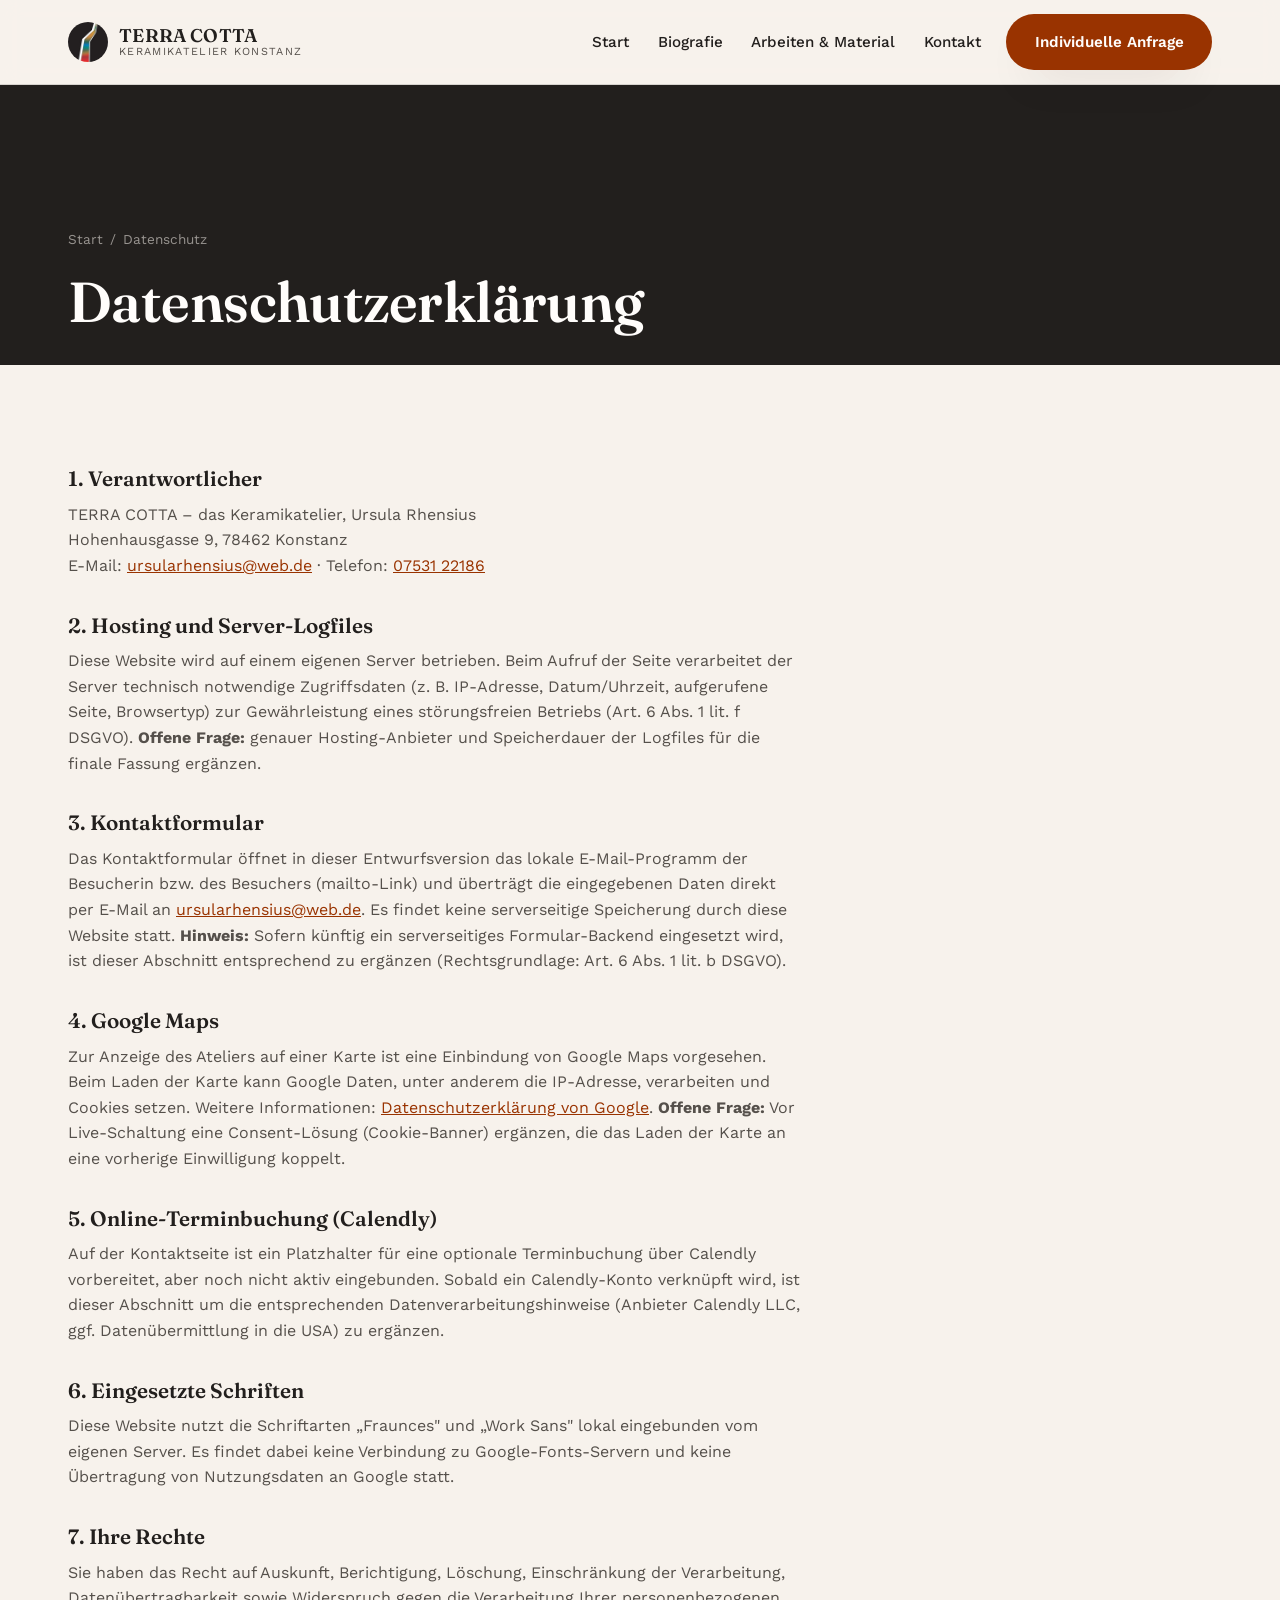
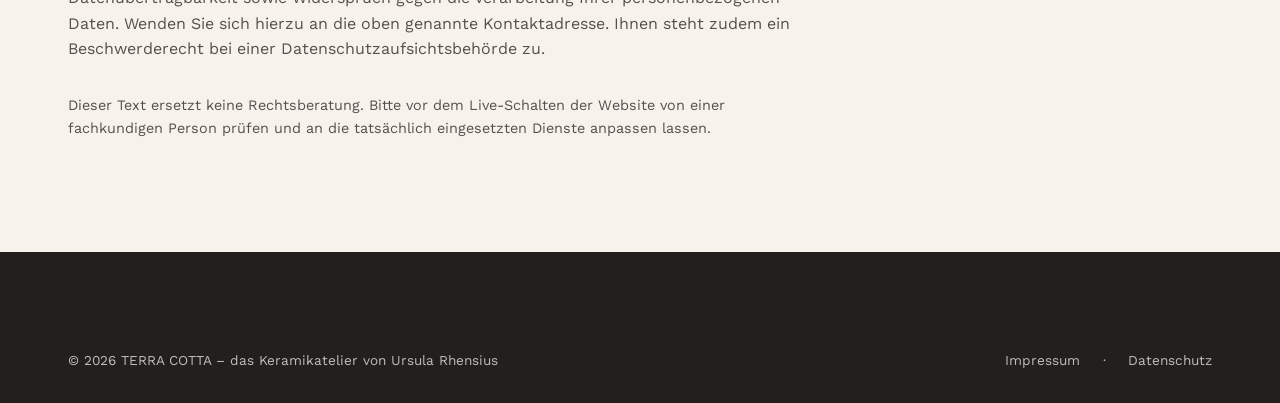
<file: datenschutz.html>
<!doctype html>
<html lang="de" class="no-js">
<head>
<meta charset="UTF-8">
<meta name="viewport" content="width=device-width, initial-scale=1">
<title>Datenschutzerklärung – TERRA COTTA Konstanz</title>
<meta name="robots" content="noindex">
<link rel="canonical" href="https://terra-cotta.aurora-innovations.de/datenschutz.html">
<meta name="theme-color" content="#221f1d">
<link rel="icon" href="/favicon.ico" sizes="any">
<link rel="icon" href="/assets/img/icon-32.png" type="image/png" sizes="32x32">
<link rel="stylesheet" href="/assets/css/style.css">
<script>document.documentElement.classList.remove('no-js');</script>
<!-- ENTWURF – JURISTISCHE PRÜFUNG ERFORDERLICH: automatisiert erstellter Entwurf.
     Vor Veröffentlichung durch eine fachkundige Person pruefen und an die
     tatsaechlich eingesetzten Dienste (Formular-Backend, Hosting, Calendly) anpassen. -->
</head>
<body>
<a class="skip-link" href="#main">Zum Inhalt springen</a>

<header class="site-header" data-site-header>
  <div class="container site-header__bar">
    <a class="brand" href="/">
      <img src="/assets/img/icon-180.png" alt="" width="40" height="40">
      <span class="brand__text">
        <span class="brand__name">TERRA COTTA</span>
        <span class="brand__sub">Keramikatelier Konstanz</span>
      </span>
    </a>
    <button class="nav-toggle" data-nav-toggle aria-expanded="false" aria-controls="primary-nav" aria-label="Menü öffnen">
      <svg viewBox="0 0 24 24" fill="none" stroke="currentColor" stroke-width="1.8" aria-hidden="true"><path d="M3 6h18M3 12h18M3 18h18"/></svg>
    </button>
    <nav class="primary-nav" id="primary-nav" data-nav aria-label="Hauptnavigation">
      <ul class="primary-nav__list">
        <li><a href="/">Start</a></li>
        <li><a href="/ueber-uns.html">Biografie</a></li>
        <li><a href="/arbeiten.html">Arbeiten&nbsp;&amp;&nbsp;Material</a></li>
        <li><a href="/kontakt.html">Kontakt</a></li>
      </ul>
    </nav>
    <a class="btn btn--primary header-cta" href="/kontakt.html">Individuelle Anfrage</a>
  </div>
  <div class="nav-scrim" data-nav-scrim></div>
</header>

<main id="main">
  <section class="page-hero" style="padding-bottom:2rem">
    <div class="container">
      <div class="breadcrumb"><a href="/">Start</a><span>/</span><span>Datenschutz</span></div>
      <h1>Datenschutzerklärung</h1>
    </div>
  </section>

  <section class="section">
    <div class="container">
      <div class="legal-content">
        <h2>1. Verantwortlicher</h2>
        <p>
          TERRA COTTA – das Keramikatelier, Ursula Rhensius<br>
          Hohenhausgasse 9, 78462 Konstanz<br>
          E-Mail: <a href="mailto:ursularhensius@web.de">ursularhensius@web.de</a> · Telefon: <a href="tel:+4975312186">07531 22186</a>
        </p>

        <h2>2. Hosting und Server-Logfiles</h2>
        <p>Diese Website wird auf einem eigenen Server betrieben. Beim Aufruf der Seite verarbeitet der Server technisch notwendige Zugriffsdaten (z. B. IP-Adresse, Datum/Uhrzeit, aufgerufene Seite, Browsertyp) zur Gewährleistung eines störungsfreien Betriebs (Art. 6 Abs. 1 lit. f DSGVO). <strong>Offene Frage:</strong> genauer Hosting-Anbieter und Speicherdauer der Logfiles für die finale Fassung ergänzen.</p>

        <h2>3. Kontaktformular</h2>
        <p>Das Kontaktformular öffnet in dieser Entwurfsversion das lokale E-Mail-Programm der Besucherin bzw. des Besuchers (mailto-Link) und überträgt die eingegebenen Daten direkt per E-Mail an <a href="mailto:ursularhensius@web.de">ursularhensius@web.de</a>. Es findet keine serverseitige Speicherung durch diese Website statt. <strong>Hinweis:</strong> Sofern künftig ein serverseitiges Formular-Backend eingesetzt wird, ist dieser Abschnitt entsprechend zu ergänzen (Rechtsgrundlage: Art. 6 Abs. 1 lit. b DSGVO).</p>

        <h2>4. Google Maps</h2>
        <p>Zur Anzeige des Ateliers auf einer Karte ist eine Einbindung von Google Maps vorgesehen. Beim Laden der Karte kann Google Daten, unter anderem die IP-Adresse, verarbeiten und Cookies setzen. Weitere Informationen: <a href="https://policies.google.com/privacy" target="_blank" rel="noopener">Datenschutzerklärung von Google</a>. <strong>Offene Frage:</strong> Vor Live-Schaltung eine Consent-Lösung (Cookie-Banner) ergänzen, die das Laden der Karte an eine vorherige Einwilligung koppelt.</p>

        <h2>5. Online-Terminbuchung (Calendly)</h2>
        <p>Auf der Kontaktseite ist ein Platzhalter für eine optionale Terminbuchung über Calendly vorbereitet, aber noch nicht aktiv eingebunden. Sobald ein Calendly-Konto verknüpft wird, ist dieser Abschnitt um die entsprechenden Datenverarbeitungshinweise (Anbieter Calendly LLC, ggf. Datenübermittlung in die USA) zu ergänzen.</p>

        <h2>6. Eingesetzte Schriften</h2>
        <p>Diese Website nutzt die Schriftarten „Fraunces" und „Work Sans" lokal eingebunden vom eigenen Server. Es findet dabei keine Verbindung zu Google-Fonts-Servern und keine Übertragung von Nutzungsdaten an Google statt.</p>

        <h2>7. Ihre Rechte</h2>
        <p>Sie haben das Recht auf Auskunft, Berichtigung, Löschung, Einschränkung der Verarbeitung, Datenübertragbarkeit sowie Widerspruch gegen die Verarbeitung Ihrer personenbezogenen Daten. Wenden Sie sich hierzu an die oben genannte Kontaktadresse. Ihnen steht zudem ein Beschwerderecht bei einer Datenschutzaufsichtsbehörde zu.</p>

        <p style="margin-top:2rem;font-size:0.9rem">Dieser Text ersetzt keine Rechtsberatung. Bitte vor dem Live-Schalten der Website von einer fachkundigen Person prüfen und an die tatsächlich eingesetzten Dienste anpassen lassen.</p>
      </div>
    </div>
  </section>
</main>

<footer class="site-footer">
  <div class="container">
    <div class="footer-bottom">
      <span>© <span id="year">2026</span> TERRA COTTA – das Keramikatelier von Ursula Rhensius</span>
      <span class="footer-bottom__links"><a href="/impressum.html">Impressum</a> · <a href="/datenschutz.html">Datenschutz</a></span>
    </div>
  </div>
</footer>
<script src="/assets/js/main.js" defer></script>
</body>
</html>
</file>
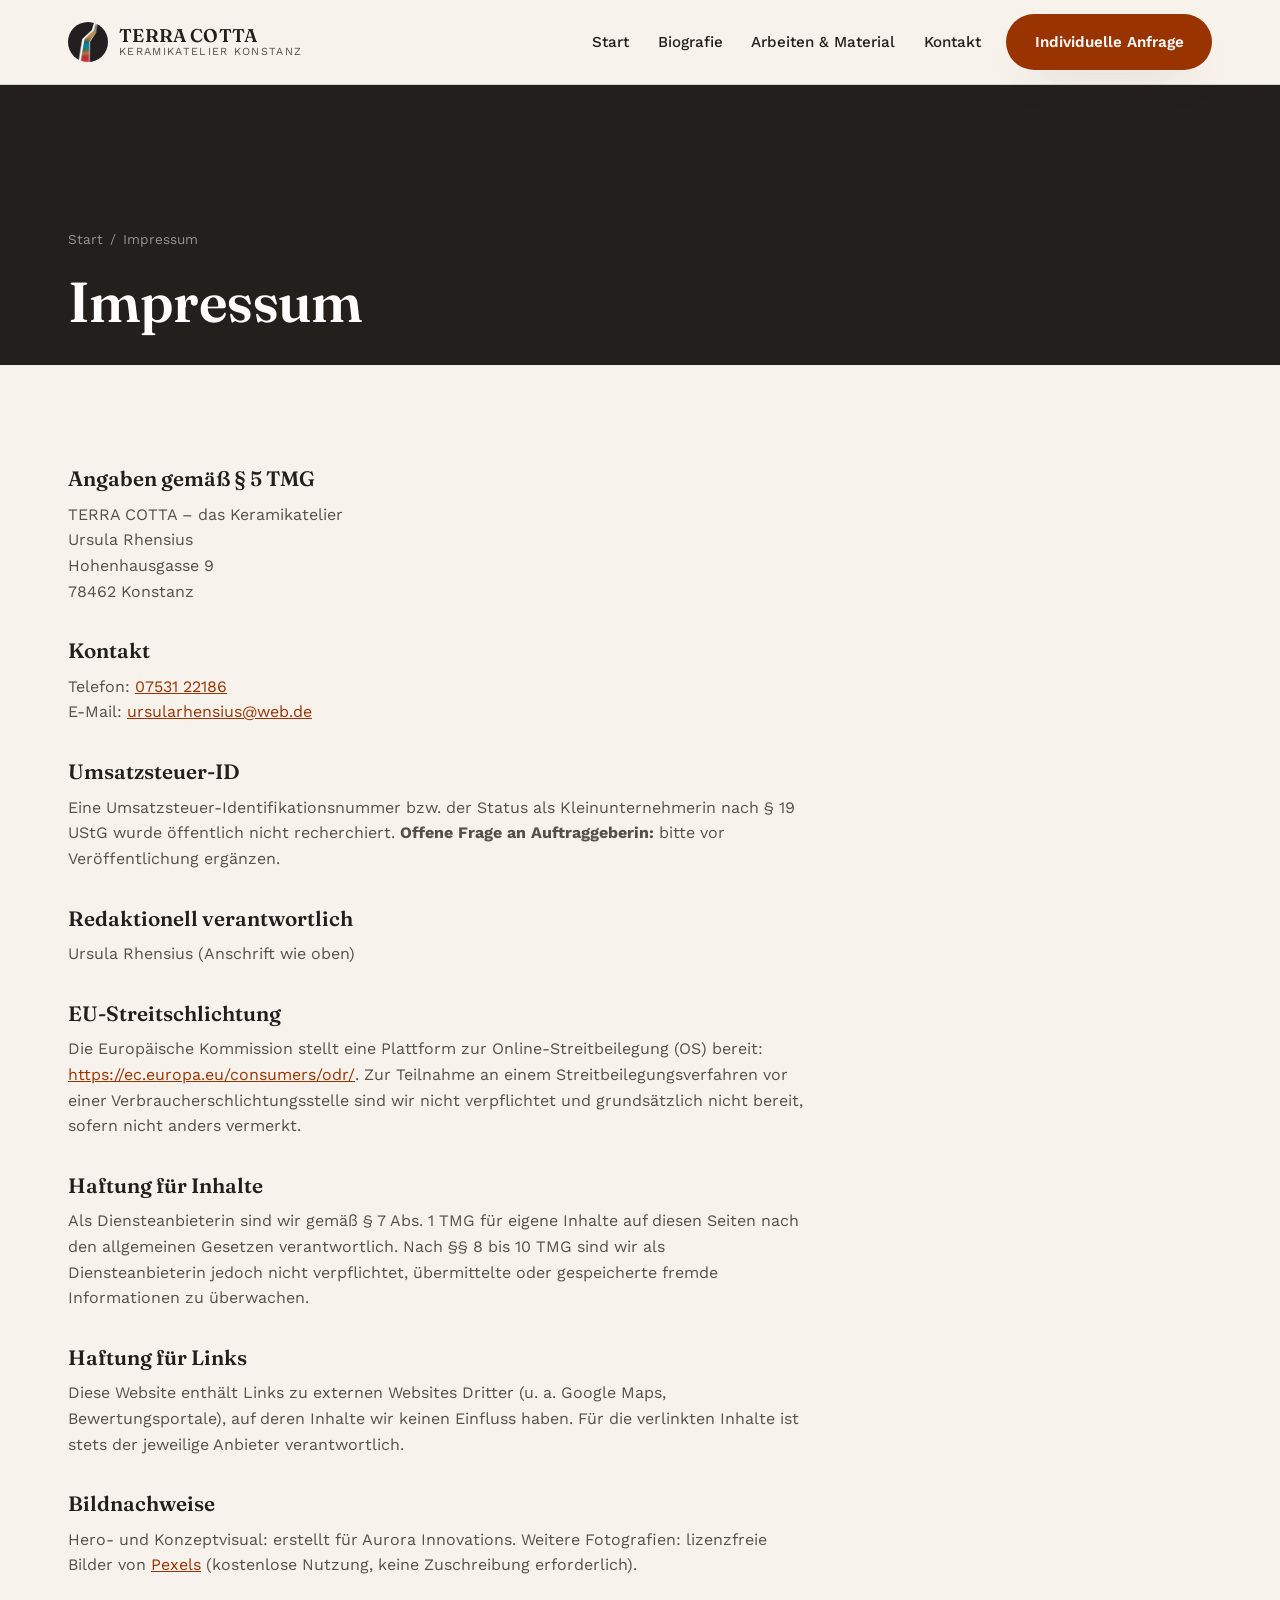
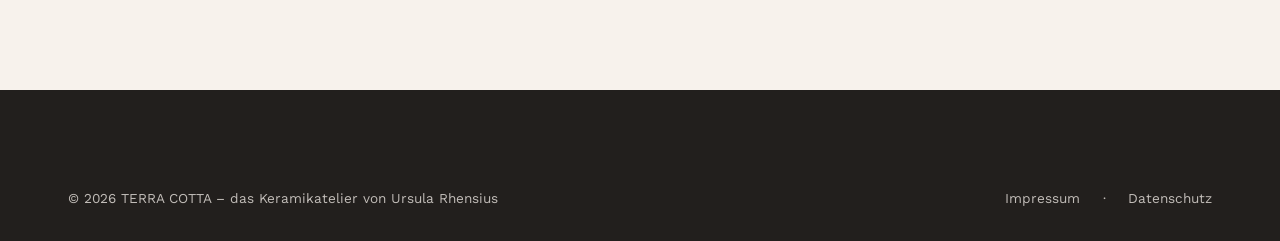
<file: impressum.html>
<!doctype html>
<html lang="de" class="no-js">
<head>
<meta charset="UTF-8">
<meta name="viewport" content="width=device-width, initial-scale=1">
<title>Impressum – TERRA COTTA Konstanz</title>
<meta name="robots" content="noindex">
<link rel="canonical" href="https://terra-cotta.aurora-innovations.de/impressum.html">
<meta name="theme-color" content="#221f1d">
<link rel="icon" href="/favicon.ico" sizes="any">
<link rel="icon" href="/assets/img/icon-32.png" type="image/png" sizes="32x32">
<link rel="stylesheet" href="/assets/css/style.css">
<script>document.documentElement.classList.remove('no-js');</script>
<!-- ENTWURF – JURISTISCHE PRÜFUNG ERFORDERLICH: automatisiert erstellter Entwurf
     auf Basis öffentlich recherchierter Angaben. Vor Veröffentlichung durch eine
     fachkundige Person pruefen (u.a. Umsatzsteuer-ID / Kleinunternehmerstatus). -->
</head>
<body>
<a class="skip-link" href="#main">Zum Inhalt springen</a>

<header class="site-header" data-site-header>
  <div class="container site-header__bar">
    <a class="brand" href="/">
      <img src="/assets/img/icon-180.png" alt="" width="40" height="40">
      <span class="brand__text">
        <span class="brand__name">TERRA COTTA</span>
        <span class="brand__sub">Keramikatelier Konstanz</span>
      </span>
    </a>
    <button class="nav-toggle" data-nav-toggle aria-expanded="false" aria-controls="primary-nav" aria-label="Menü öffnen">
      <svg viewBox="0 0 24 24" fill="none" stroke="currentColor" stroke-width="1.8" aria-hidden="true"><path d="M3 6h18M3 12h18M3 18h18"/></svg>
    </button>
    <nav class="primary-nav" id="primary-nav" data-nav aria-label="Hauptnavigation">
      <ul class="primary-nav__list">
        <li><a href="/">Start</a></li>
        <li><a href="/ueber-uns.html">Biografie</a></li>
        <li><a href="/arbeiten.html">Arbeiten&nbsp;&amp;&nbsp;Material</a></li>
        <li><a href="/kontakt.html">Kontakt</a></li>
      </ul>
    </nav>
    <a class="btn btn--primary header-cta" href="/kontakt.html">Individuelle Anfrage</a>
  </div>
  <div class="nav-scrim" data-nav-scrim></div>
</header>

<main id="main">
  <section class="page-hero" style="padding-bottom:2rem">
    <div class="container">
      <div class="breadcrumb"><a href="/">Start</a><span>/</span><span>Impressum</span></div>
      <h1>Impressum</h1>
    </div>
  </section>

  <section class="section">
    <div class="container">
      <div class="legal-content">
        <h2>Angaben gemäß § 5 TMG</h2>
        <p>
          TERRA COTTA – das Keramikatelier<br>
          Ursula Rhensius<br>
          Hohenhausgasse 9<br>
          78462 Konstanz
        </p>

        <h2>Kontakt</h2>
        <p>
          Telefon: <a href="tel:+4975312186">07531 22186</a><br>
          E-Mail: <a href="mailto:ursularhensius@web.de">ursularhensius@web.de</a>
        </p>

        <h2>Umsatzsteuer-ID</h2>
        <p>Eine Umsatzsteuer-Identifikationsnummer bzw. der Status als Kleinunternehmerin nach § 19 UStG wurde öffentlich nicht recherchiert. <strong>Offene Frage an Auftraggeberin:</strong> bitte vor Veröffentlichung ergänzen.</p>

        <h2>Redaktionell verantwortlich</h2>
        <p>Ursula Rhensius (Anschrift wie oben)</p>

        <h2>EU-Streitschlichtung</h2>
        <p>Die Europäische Kommission stellt eine Plattform zur Online-Streitbeilegung (OS) bereit: <a href="https://ec.europa.eu/consumers/odr/" target="_blank" rel="noopener">https://ec.europa.eu/consumers/odr/</a>. Zur Teilnahme an einem Streitbeilegungsverfahren vor einer Verbraucherschlichtungsstelle sind wir nicht verpflichtet und grundsätzlich nicht bereit, sofern nicht anders vermerkt.</p>

        <h2>Haftung für Inhalte</h2>
        <p>Als Diensteanbieterin sind wir gemäß § 7 Abs. 1 TMG für eigene Inhalte auf diesen Seiten nach den allgemeinen Gesetzen verantwortlich. Nach §§ 8 bis 10 TMG sind wir als Diensteanbieterin jedoch nicht verpflichtet, übermittelte oder gespeicherte fremde Informationen zu überwachen.</p>

        <h2>Haftung für Links</h2>
        <p>Diese Website enthält Links zu externen Websites Dritter (u. a. Google Maps, Bewertungsportale), auf deren Inhalte wir keinen Einfluss haben. Für die verlinkten Inhalte ist stets der jeweilige Anbieter verantwortlich.</p>

        <h2>Bildnachweise</h2>
        <p>Hero- und Konzeptvisual: erstellt für Aurora Innovations. Weitere Fotografien: lizenzfreie Bilder von <a href="https://www.pexels.com/license/" target="_blank" rel="noopener">Pexels</a> (kostenlose Nutzung, keine Zuschreibung erforderlich).</p>
      </div>
    </div>
  </section>
</main>

<footer class="site-footer">
  <div class="container">
    <div class="footer-bottom">
      <span>© <span id="year">2026</span> TERRA COTTA – das Keramikatelier von Ursula Rhensius</span>
      <span class="footer-bottom__links"><a href="/impressum.html">Impressum</a> · <a href="/datenschutz.html">Datenschutz</a></span>
    </div>
  </div>
</footer>
<script src="/assets/js/main.js" defer></script>
</body>
</html>
</file>
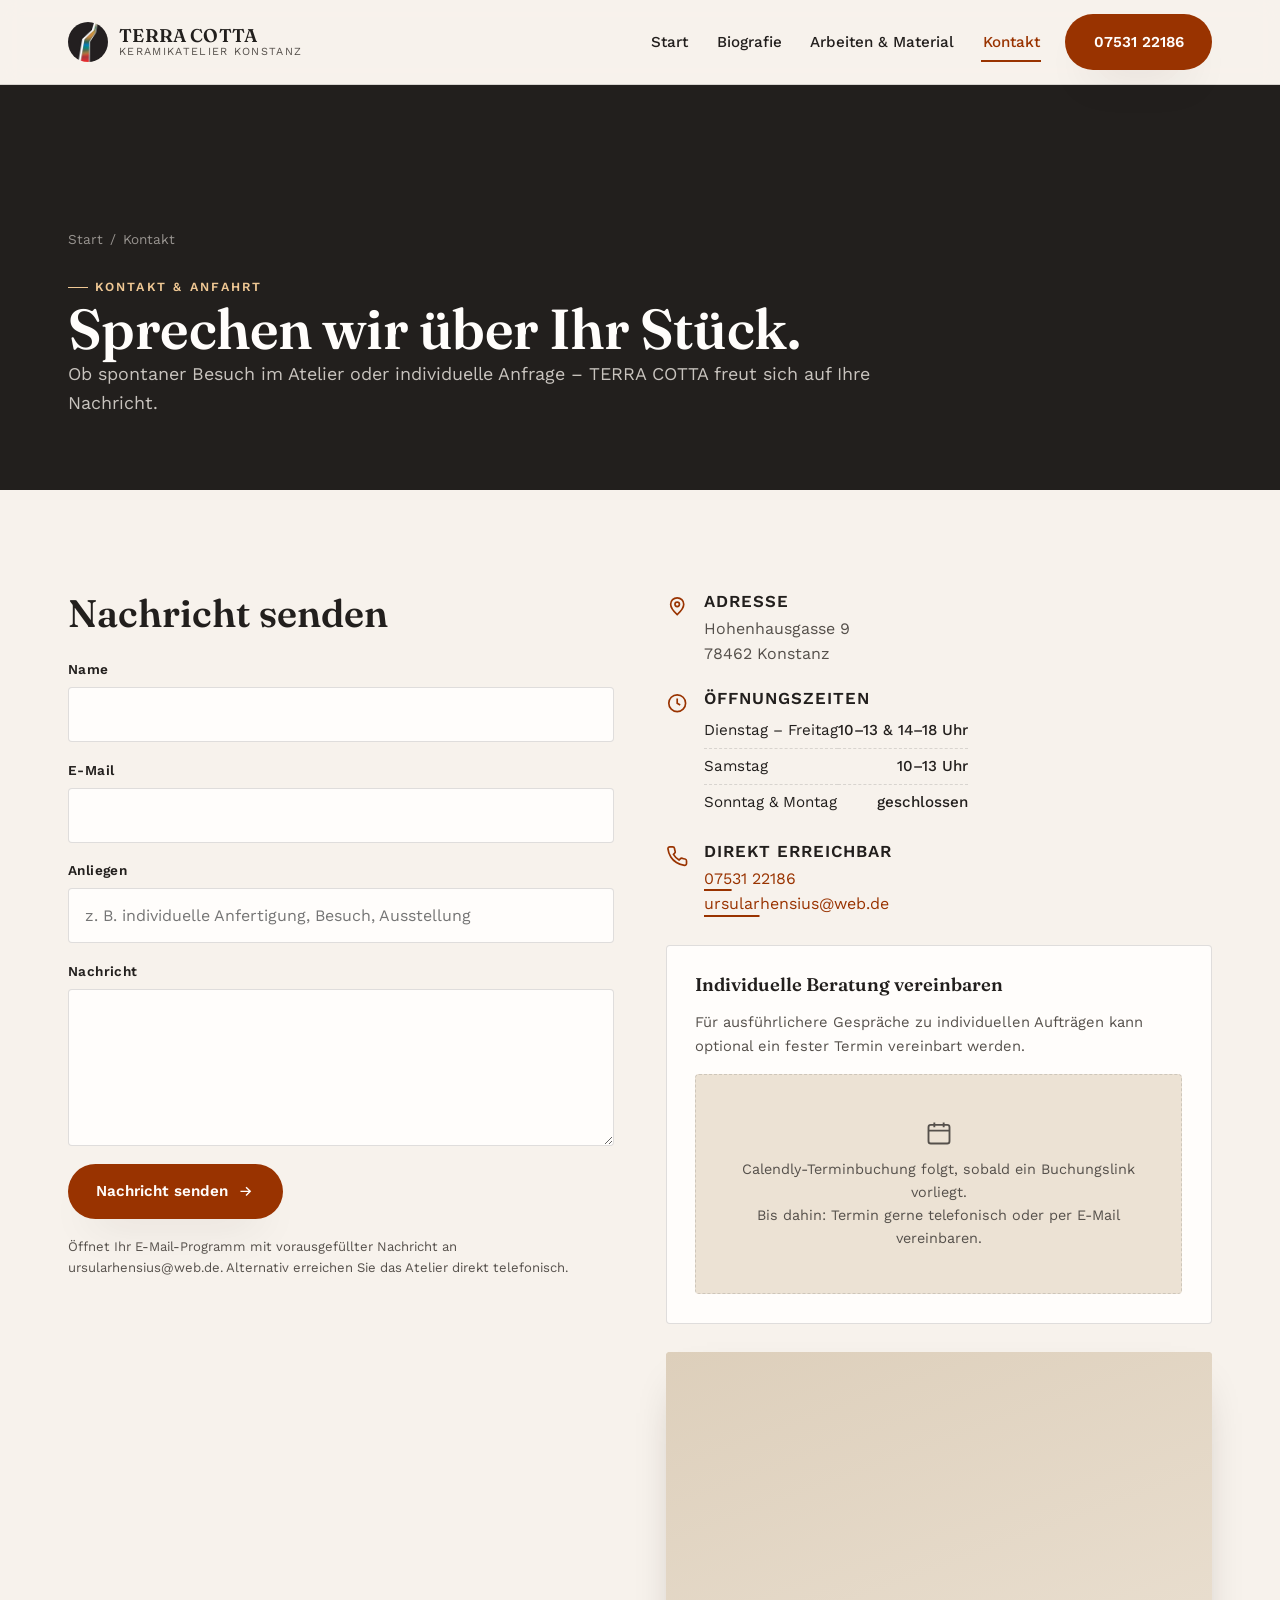
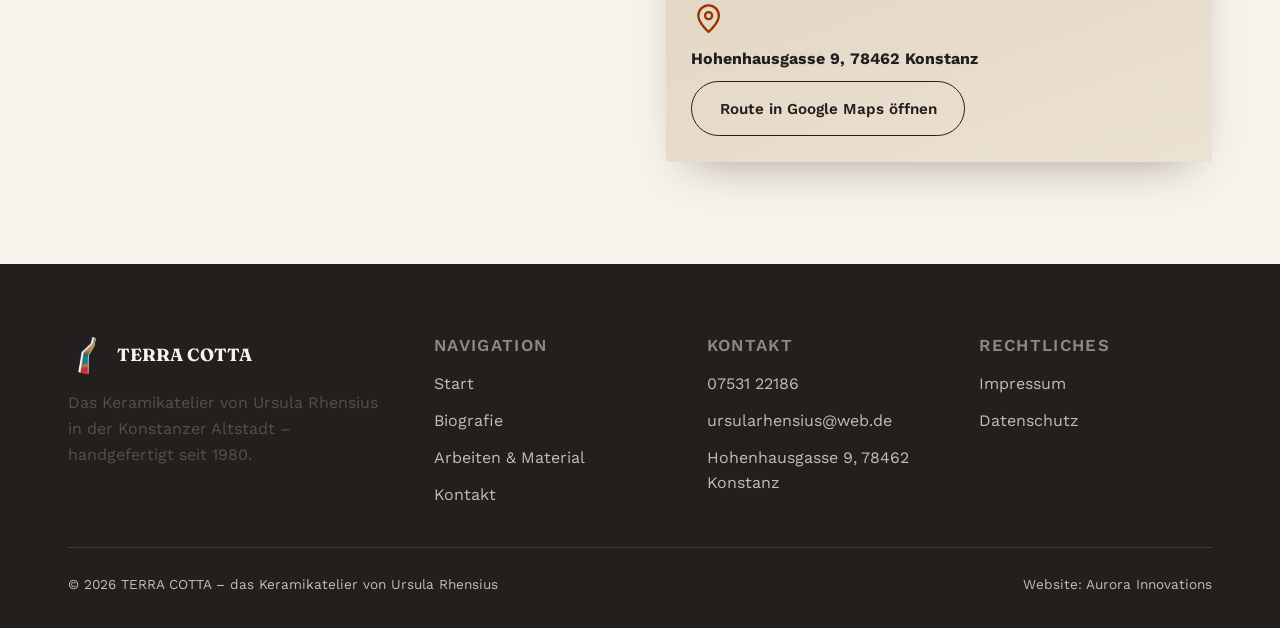
<file: kontakt.html>
<!doctype html>
<html lang="de" class="no-js">
<head>
<meta charset="UTF-8">
<meta name="viewport" content="width=device-width, initial-scale=1">
<title>Kontakt &amp; Anfahrt – TERRA COTTA Konstanz</title>
<meta name="description" content="Kontaktieren Sie das Keramikatelier TERRA COTTA in Konstanz: Adresse, Öffnungszeiten, Telefon, E-Mail und Anfahrt in der Altstadt.">
<link rel="canonical" href="https://terra-cotta.aurora-innovations.de/kontakt.html">
<meta name="theme-color" content="#221f1d">
<meta property="og:type" content="website">
<meta property="og:title" content="Kontakt &amp; Anfahrt – TERRA COTTA Konstanz">
<meta property="og:description" content="Adresse, Öffnungszeiten und Kontaktmöglichkeiten des Keramikateliers TERRA COTTA in der Konstanzer Altstadt.">
<meta property="og:image" content="https://terra-cotta.aurora-innovations.de/assets/img/og-image.jpg">
<link rel="icon" href="/favicon.ico" sizes="any">
<link rel="icon" href="/assets/img/icon-32.png" type="image/png" sizes="32x32">
<link rel="apple-touch-icon" href="/assets/img/icon-180.png">
<link rel="stylesheet" href="/assets/css/style.css">
<script>document.documentElement.classList.remove('no-js');</script>
</head>
<body>
<a class="skip-link" href="#main">Zum Inhalt springen</a>

<header class="site-header" data-site-header>
  <div class="container site-header__bar">
    <a class="brand" href="/">
      <img src="/assets/img/icon-180.png" alt="" width="40" height="40">
      <span class="brand__text">
        <span class="brand__name">TERRA COTTA</span>
        <span class="brand__sub">Keramikatelier Konstanz</span>
      </span>
    </a>
    <button class="nav-toggle" data-nav-toggle aria-expanded="false" aria-controls="primary-nav" aria-label="Menü öffnen">
      <svg viewBox="0 0 24 24" fill="none" stroke="currentColor" stroke-width="1.8" aria-hidden="true"><path d="M3 6h18M3 12h18M3 18h18"/></svg>
    </button>
    <nav class="primary-nav" id="primary-nav" data-nav aria-label="Hauptnavigation">
      <ul class="primary-nav__list">
        <li><a href="/">Start</a></li>
        <li><a href="/ueber-uns.html">Biografie</a></li>
        <li><a href="/arbeiten.html">Arbeiten&nbsp;&amp;&nbsp;Material</a></li>
        <li><a href="/kontakt.html" aria-current="page">Kontakt</a></li>
      </ul>
    </nav>
    <a class="btn btn--primary header-cta" href="tel:+4975312186">07531 22186</a>
  </div>
  <div class="nav-scrim" data-nav-scrim></div>
</header>

<main id="main">
  <section class="page-hero">
    <div class="container">
      <div class="breadcrumb"><a href="/">Start</a><span>/</span><span>Kontakt</span></div>
      <p class="eyebrow">Kontakt &amp; Anfahrt</p>
      <h1>Sprechen wir über Ihr Stück.</h1>
      <p class="lede">Ob spontaner Besuch im Atelier oder individuelle Anfrage – TERRA COTTA freut sich auf Ihre Nachricht.</p>
    </div>
  </section>

  <section class="section">
    <div class="container contact-grid">
      <div>
        <h2 style="margin-bottom:1.5rem">Nachricht senden</h2>
        <form class="contact-form" action="mailto:ursularhensius@web.de" method="post" enctype="text/plain">
          <!-- Platzhalter-Versand per mailto: Für eine zuverlässige Zustellung
               später an einen echten Formular-Endpunkt (z. B. serverseitiges
               Skript oder Formular-Dienst) anbinden. -->
          <div class="form-row">
            <label for="name">Name</label>
            <input id="name" name="Name" type="text" autocomplete="name" required>
          </div>
          <div class="form-row">
            <label for="email">E-Mail</label>
            <input id="email" name="E-Mail" type="email" autocomplete="email" required>
          </div>
          <div class="form-row">
            <label for="thema">Anliegen</label>
            <input id="thema" name="Anliegen" type="text" placeholder="z. B. individuelle Anfertigung, Besuch, Ausstellung">
          </div>
          <div class="form-row">
            <label for="nachricht">Nachricht</label>
            <textarea id="nachricht" name="Nachricht" rows="5" required></textarea>
          </div>
          <div class="honeypot" aria-hidden="true">
            <label for="firma">Firma</label>
            <input id="firma" name="Firma" type="text" tabindex="-1" autocomplete="off">
          </div>
          <button class="btn btn--primary" type="submit" style="align-self:flex-start">
            Nachricht senden
            <svg viewBox="0 0 24 24" fill="none" stroke="currentColor" stroke-width="2" aria-hidden="true"><path d="M5 12h14M13 6l6 6-6 6"/></svg>
          </button>
          <p class="form-note">Öffnet Ihr E-Mail-Programm mit vorausgefüllter Nachricht an ursularhensius@web.de. Alternativ erreichen Sie das Atelier direkt telefonisch.</p>
        </form>
      </div>

      <div class="stack" style="gap:1.75rem">
        <div class="info-list" style="margin-top:0">
          <div class="info-list__item">
            <svg viewBox="0 0 24 24" fill="none" stroke="currentColor" stroke-width="1.8" aria-hidden="true"><path d="M12 21s-7-6.1-7-11a7 7 0 1 1 14 0c0 4.9-7 11-7 11Z"/><circle cx="12" cy="10" r="2.4"/></svg>
            <div><h4>Adresse</h4><p>Hohenhausgasse 9<br>78462 Konstanz</p></div>
          </div>
          <div class="info-list__item">
            <svg viewBox="0 0 24 24" fill="none" stroke="currentColor" stroke-width="1.8" aria-hidden="true"><circle cx="12" cy="12" r="9"/><path d="M12 7v5l3.2 2"/></svg>
            <div>
              <h4>Öffnungszeiten</h4>
              <table class="hours-table">
                <tr><td>Dienstag – Freitag</td><td>10–13 &amp; 14–18 Uhr</td></tr>
                <tr><td>Samstag</td><td>10–13 Uhr</td></tr>
                <tr><td>Sonntag &amp; Montag</td><td>geschlossen</td></tr>
              </table>
            </div>
          </div>
          <div class="info-list__item">
            <svg viewBox="0 0 24 24" fill="none" stroke="currentColor" stroke-width="1.8" aria-hidden="true"><path d="M22 16.9v3a2 2 0 0 1-2.2 2 19.8 19.8 0 0 1-8.6-3.1 19.5 19.5 0 0 1-6-6 19.8 19.8 0 0 1-3.1-8.7A2 2 0 0 1 4.1 2h3a2 2 0 0 1 2 1.7c.1 1 .3 2 .7 3a2 2 0 0 1-.5 2.1L8 10.1a16 16 0 0 0 6 6l1.3-1.3a2 2 0 0 1 2.1-.5c1 .4 2 .6 3 .7a2 2 0 0 1 1.6 2Z"/></svg>
            <div>
              <h4>Direkt erreichbar</h4>
              <p><a class="btn--link" style="display:inline" href="tel:+4975312186">07531 22186</a><br>
              <a class="btn--link" style="display:inline" href="mailto:ursularhensius@web.de">ursularhensius@web.de</a></p>
            </div>
          </div>
        </div>

        <div class="booking-card">
          <h4 style="text-transform:none;font-family:var(--font-serif);font-size:1.15rem;letter-spacing:0">Individuelle Beratung vereinbaren</h4>
          <p style="color:var(--ink-soft);font-size:0.92rem;margin:0">Für ausführlichere Gespräche zu individuellen Aufträgen kann optional ein fester Termin vereinbart werden.</p>
          <div class="booking-embed">
            <!-- Platzhalter für Calendly-Einbindung. Sobald ein Calendly-Link
                 vorliegt, hier z. B. einbinden:
                 <div class="calendly-inline-widget" data-url="https://calendly.com/IHR-LINK" style="min-width:280px;height:560px"></div>
                 <script src="https://assets.calendly.com/assets/external/widget.js" async></script>
            -->
            <svg viewBox="0 0 24 24" fill="none" stroke="currentColor" stroke-width="1.6" width="28" height="28" aria-hidden="true"><rect x="3" y="5" width="18" height="16" rx="2"/><path d="M8 3v4M16 3v4M3 10h18"/></svg>
            <span>Calendly-Terminbuchung folgt, sobald ein Buchungslink vorliegt.<br>Bis dahin: Termin gerne telefonisch oder per E-Mail vereinbaren.</span>
          </div>
        </div>

        <div class="map-frame">
          <iframe
            title="Standort von TERRA COTTA auf Google Maps"
            src="https://www.google.com/maps/embed/v1/place?key=YOUR_GOOGLE_MAPS_API_KEY&q=TERRA+COTTA+Keramikatelier,+Hohenhausgasse+9,+78462+Konstanz"
            loading="lazy" referrerpolicy="no-referrer-when-downgrade"
            onerror="this.hidden=true; this.nextElementSibling.hidden=false;"></iframe>
          <div class="map-frame__fallback" hidden>
            <svg viewBox="0 0 24 24" fill="none" stroke="currentColor" stroke-width="1.6" aria-hidden="true"><path d="M12 21s-7-6.1-7-11a7 7 0 1 1 14 0c0 4.9-7 11-7 11Z"/><circle cx="12" cy="10" r="2.4"/></svg>
            <strong>Hohenhausgasse 9, 78462 Konstanz</strong>
            <a class="btn btn--ghost" href="https://www.google.com/maps/search/?api=1&query=TERRA+COTTA+Hohenhausgasse+9+78462+Konstanz" rel="noopener">Route in Google Maps öffnen</a>
          </div>
        </div>
      </div>
    </div>
  </section>
</main>

<footer class="site-footer">
  <div class="container">
    <div class="footer-grid">
      <div>
        <div class="footer-brand">
          <img src="/assets/img/icon-180.png" alt="" width="38" height="38">
          <strong>TERRA COTTA</strong>
        </div>
        <p>Das Keramikatelier von Ursula Rhensius in der Konstanzer Altstadt – handgefertigt seit 1980.</p>
      </div>
      <div class="footer-col">
        <h4>Navigation</h4>
        <ul>
          <li><a href="/">Start</a></li>
          <li><a href="/ueber-uns.html">Biografie</a></li>
          <li><a href="/arbeiten.html">Arbeiten &amp; Material</a></li>
          <li><a href="/kontakt.html">Kontakt</a></li>
        </ul>
      </div>
      <div class="footer-col">
        <h4>Kontakt</h4>
        <ul>
          <li><a href="tel:+4975312186">07531 22186</a></li>
          <li><a href="mailto:ursularhensius@web.de">ursularhensius@web.de</a></li>
          <li>Hohenhausgasse 9, 78462 Konstanz</li>
        </ul>
      </div>
      <div class="footer-col">
        <h4>Rechtliches</h4>
        <ul>
          <li><a href="/impressum.html">Impressum</a></li>
          <li><a href="/datenschutz.html">Datenschutz</a></li>
        </ul>
      </div>
    </div>
    <div class="footer-bottom">
      <span>© <span id="year">2026</span> TERRA COTTA – das Keramikatelier von Ursula Rhensius</span>
      <span class="footer-bottom__links">Website: Aurora Innovations</span>
    </div>
  </div>
</footer>
<script src="/assets/js/main.js" defer></script>
</body>
</html>
</file>
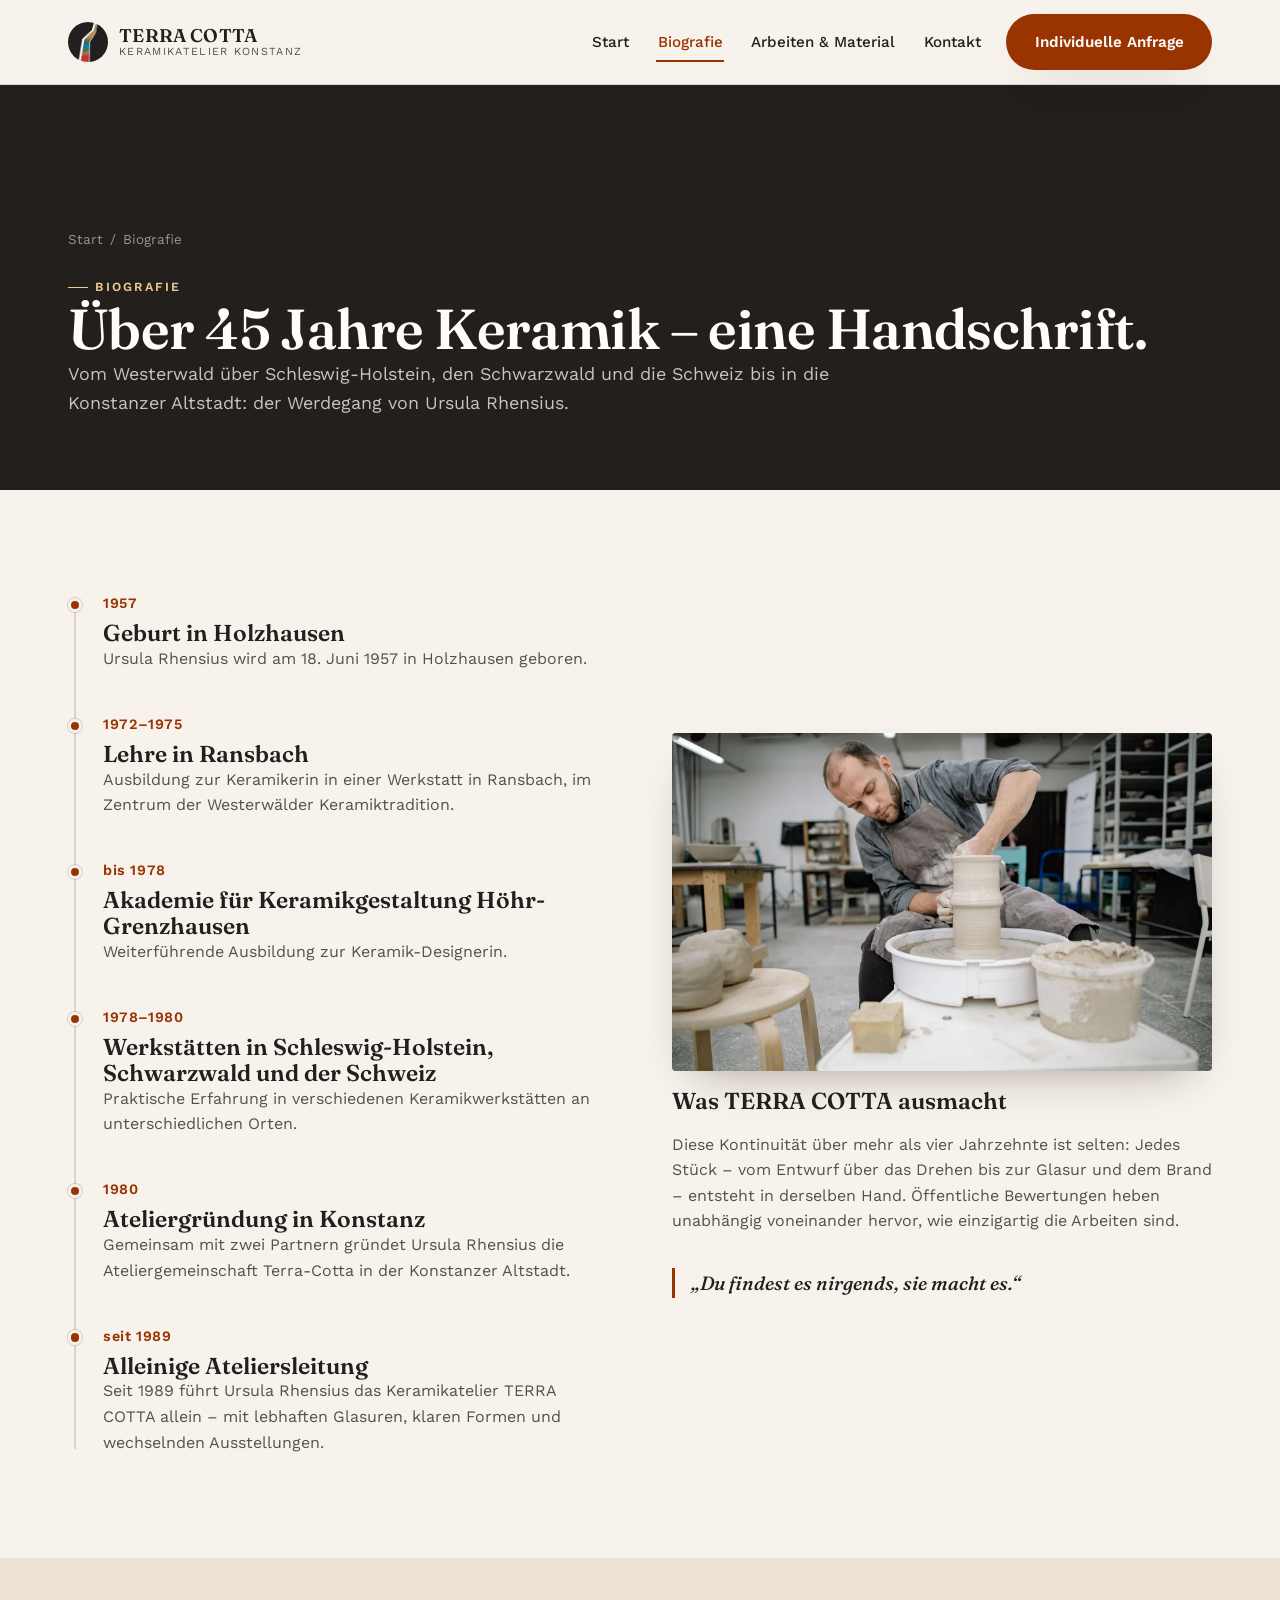
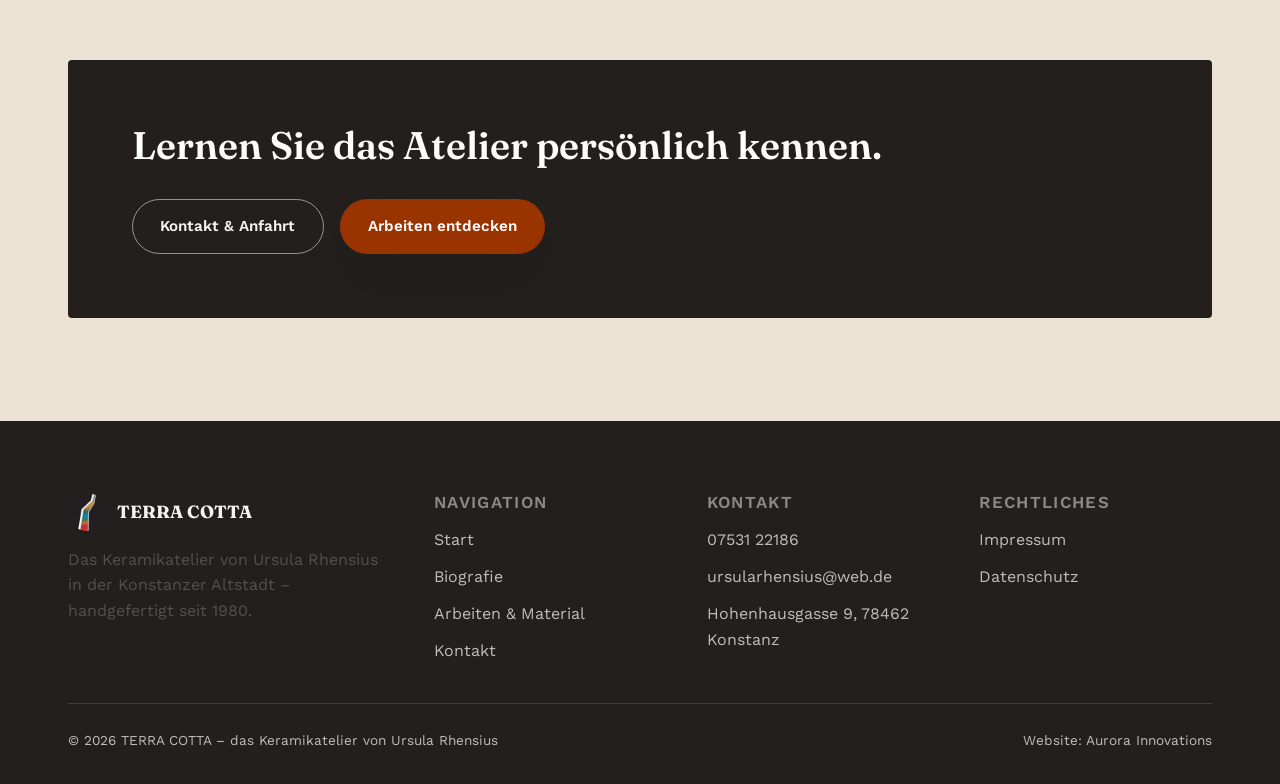
<file: ueber-uns.html>
<!doctype html>
<html lang="de" class="no-js">
<head>
<meta charset="UTF-8">
<meta name="viewport" content="width=device-width, initial-scale=1">
<title>Biografie – Ursula Rhensius | TERRA COTTA Konstanz</title>
<meta name="description" content="Der Werdegang von Ursula Rhensius: Ausbildung im Westerwald, Stationen in Schleswig-Holstein, Schwarzwald und der Schweiz, seit 1980 in Konstanz.">
<link rel="canonical" href="https://terra-cotta.aurora-innovations.de/ueber-uns.html">
<meta name="theme-color" content="#221f1d">
<meta property="og:type" content="website">
<meta property="og:title" content="Biografie – Ursula Rhensius | TERRA COTTA Konstanz">
<meta property="og:description" content="Der Werdegang von Ursula Rhensius, Keramikerin und Inhaberin von TERRA COTTA in Konstanz.">
<meta property="og:image" content="https://terra-cotta.aurora-innovations.de/assets/img/og-image.jpg">
<link rel="icon" href="/favicon.ico" sizes="any">
<link rel="icon" href="/assets/img/icon-32.png" type="image/png" sizes="32x32">
<link rel="apple-touch-icon" href="/assets/img/icon-180.png">
<link rel="stylesheet" href="/assets/css/style.css">
<script>document.documentElement.classList.remove('no-js');</script>
</head>
<body>
<a class="skip-link" href="#main">Zum Inhalt springen</a>

<header class="site-header" data-site-header>
  <div class="container site-header__bar">
    <a class="brand" href="/">
      <img src="/assets/img/icon-180.png" alt="" width="40" height="40">
      <span class="brand__text">
        <span class="brand__name">TERRA COTTA</span>
        <span class="brand__sub">Keramikatelier Konstanz</span>
      </span>
    </a>
    <button class="nav-toggle" data-nav-toggle aria-expanded="false" aria-controls="primary-nav" aria-label="Menü öffnen">
      <svg viewBox="0 0 24 24" fill="none" stroke="currentColor" stroke-width="1.8" aria-hidden="true"><path d="M3 6h18M3 12h18M3 18h18"/></svg>
    </button>
    <nav class="primary-nav" id="primary-nav" data-nav aria-label="Hauptnavigation">
      <ul class="primary-nav__list">
        <li><a href="/">Start</a></li>
        <li><a href="/ueber-uns.html" aria-current="page">Biografie</a></li>
        <li><a href="/arbeiten.html">Arbeiten&nbsp;&amp;&nbsp;Material</a></li>
        <li><a href="/kontakt.html">Kontakt</a></li>
      </ul>
    </nav>
    <a class="btn btn--primary header-cta" href="/kontakt.html">Individuelle Anfrage</a>
  </div>
  <div class="nav-scrim" data-nav-scrim></div>
</header>

<main id="main">
  <section class="page-hero">
    <div class="container">
      <div class="breadcrumb"><a href="/">Start</a><span>/</span><span>Biografie</span></div>
      <p class="eyebrow">Biografie</p>
      <h1>Über 45 Jahre Keramik – eine Handschrift.</h1>
      <p class="lede">Vom Westerwald über Schleswig-Holstein, den Schwarzwald und die Schweiz bis in die Konstanzer Altstadt: der Werdegang von Ursula Rhensius.</p>
    </div>
  </section>

  <section class="section">
    <div class="container">
      <div class="split">
        <div class="timeline">
          <div class="timeline-item">
            <time>1957</time>
            <h3>Geburt in Holzhausen</h3>
            <p>Ursula Rhensius wird am 18. Juni 1957 in Holzhausen geboren.</p>
          </div>
          <div class="timeline-item">
            <time>1972–1975</time>
            <h3>Lehre in Ransbach</h3>
            <p>Ausbildung zur Keramikerin in einer Werkstatt in Ransbach, im Zentrum der Westerwälder Keramiktradition.</p>
          </div>
          <div class="timeline-item">
            <time>bis 1978</time>
            <h3>Akademie für Keramikgestaltung Höhr-Grenzhausen</h3>
            <p>Weiterführende Ausbildung zur Keramik-Designerin.</p>
          </div>
          <div class="timeline-item">
            <time>1978–1980</time>
            <h3>Werkstätten in Schleswig-Holstein, Schwarzwald und der Schweiz</h3>
            <p>Praktische Erfahrung in verschiedenen Keramikwerkstätten an unterschiedlichen Orten.</p>
          </div>
          <div class="timeline-item">
            <time>1980</time>
            <h3>Ateliergründung in Konstanz</h3>
            <p>Gemeinsam mit zwei Partnern gründet Ursula Rhensius die Ateliergemeinschaft Terra-Cotta in der Konstanzer Altstadt.</p>
          </div>
          <div class="timeline-item">
            <time>seit 1989</time>
            <h3>Alleinige Ateliersleitung</h3>
            <p>Seit 1989 führt Ursula Rhensius das Keramikatelier TERRA COTTA allein – mit lebhaften Glasuren, klaren Formen und wechselnden Ausstellungen.</p>
          </div>
        </div>
        <div class="split__body">
          <img src="/assets/img/foto-atelier.webp" loading="lazy" width="1600" height="1000" alt="Blick in eine Keramikwerkstatt mit Regalen voller gebrannter Gefäße" style="border-radius:4px;box-shadow:var(--shadow-soft)">
          <h3>Was TERRA COTTA ausmacht</h3>
          <p>Diese Kontinuität über mehr als vier Jahrzehnte ist selten: Jedes Stück – vom Entwurf über das Drehen bis zur Glasur und dem Brand – entsteht in derselben Hand. Öffentliche Bewertungen heben unabhängig voneinander hervor, wie einzigartig die Arbeiten sind.</p>
          <blockquote class="italic-lead" style="font-size:1.2rem;border-left:3px solid var(--terracotta);padding-left:1rem;margin:1rem 0">„Du findest es nirgends, sie macht es.“</blockquote>
        </div>
      </div>
    </div>
  </section>

  <section class="section section--alt">
    <div class="container">
      <div class="cta-band" style="background:var(--ink)">
        <h2 style="color:var(--white)">Lernen Sie das Atelier persönlich kennen.</h2>
        <div class="cta-band__actions">
          <a class="btn btn--ghost-light" href="/kontakt.html">Kontakt &amp; Anfahrt</a>
          <a class="btn btn--primary" href="/arbeiten.html">Arbeiten entdecken</a>
        </div>
      </div>
    </div>
  </section>
</main>

<footer class="site-footer">
  <div class="container">
    <div class="footer-grid">
      <div>
        <div class="footer-brand">
          <img src="/assets/img/icon-180.png" alt="" width="38" height="38">
          <strong>TERRA COTTA</strong>
        </div>
        <p>Das Keramikatelier von Ursula Rhensius in der Konstanzer Altstadt – handgefertigt seit 1980.</p>
      </div>
      <div class="footer-col">
        <h4>Navigation</h4>
        <ul>
          <li><a href="/">Start</a></li>
          <li><a href="/ueber-uns.html">Biografie</a></li>
          <li><a href="/arbeiten.html">Arbeiten &amp; Material</a></li>
          <li><a href="/kontakt.html">Kontakt</a></li>
        </ul>
      </div>
      <div class="footer-col">
        <h4>Kontakt</h4>
        <ul>
          <li><a href="tel:+4975312186">07531 22186</a></li>
          <li><a href="mailto:ursularhensius@web.de">ursularhensius@web.de</a></li>
          <li>Hohenhausgasse 9, 78462 Konstanz</li>
        </ul>
      </div>
      <div class="footer-col">
        <h4>Rechtliches</h4>
        <ul>
          <li><a href="/impressum.html">Impressum</a></li>
          <li><a href="/datenschutz.html">Datenschutz</a></li>
        </ul>
      </div>
    </div>
    <div class="footer-bottom">
      <span>© <span id="year">2026</span> TERRA COTTA – das Keramikatelier von Ursula Rhensius</span>
      <span class="footer-bottom__links">Website: Aurora Innovations</span>
    </div>
  </div>
</footer>
<script src="/assets/js/main.js" defer></script>
</body>
</html>
</file>
<file: assets/css/style.css>
/* =========================================================================
   TERRA COTTA - das Keramikatelier von Ursula Rhensius
   Design-System: warmes Editorial, handwerklich, ruhig.
   ========================================================================= */

@import url("fonts.css");

/* --- Reset ------------------------------------------------------------- */
*, *::before, *::after { box-sizing: border-box; }
html { -webkit-text-size-adjust: 100%; scroll-behavior: smooth; }
@media (prefers-reduced-motion: reduce) {
  html { scroll-behavior: auto; }
}
body { margin: 0; }
img, picture, svg { display: block; max-width: 100%; height: auto; }
h1, h2, h3, h4, p, figure { margin: 0; }
ul { margin: 0; padding: 0; list-style: none; }
a { color: inherit; text-decoration: none; }
button { font: inherit; color: inherit; background: none; border: 0; cursor: pointer; }
input, textarea, select { font: inherit; color: inherit; }

/* --- Design Tokens ------------------------------------------------------ */
:root {
  /* Farben: aus der echten Website (#993300 Ueberschrift, #808080 Text) und
     dem tatsaechlichen Firmenlogo per Pixel-Sampling abgeleitet, siehe
     phase2_markenanalyse.md */
  --ink: #221f1d;
  --ink-soft: #55504b;
  --paper: #f7f2ec;
  --paper-alt: #ece2d4;
  --paper-deep: #ddcfbb;
  --line: rgba(34, 31, 29, 0.14);
  --terracotta: #993300;
  --terracotta-dark: #732600;
  --amber: #c46627;
  --petrol: #0e6f8e;
  --rust: #a3272c;
  --white: #fffdfb;

  --font-serif: "Fraunces", "Iowan Old Style", Georgia, serif;
  --font-sans: "Work Sans", system-ui, -apple-system, "Segoe UI", sans-serif;

  --container: 1240px;
  --gutter: clamp(1.25rem, 4vw, 3rem);
  --radius: 4px;
  --shadow-soft: 0 20px 45px -25px rgba(34, 22, 12, 0.45);

  --ease: cubic-bezier(0.22, 0.61, 0.36, 1);
}

:root[data-theme="dark"], :root:not([data-theme="light"]) {
  color-scheme: light;
}

/* --- Basistypografie ----------------------------------------------------- */
body {
  font-family: var(--font-sans);
  font-size: 1rem;
  line-height: 1.6;
  color: var(--ink);
  background: var(--paper);
  font-weight: 400;
}

h1, h2, h3, h4 { font-family: var(--font-serif); font-weight: 600; line-height: 1.12; color: var(--ink); }
h1 { font-size: clamp(2.4rem, 4.4vw, 4.1rem); letter-spacing: -0.01em; }
h2 { font-size: clamp(1.9rem, 3vw, 2.7rem); }
h3 { font-size: clamp(1.3rem, 1.8vw, 1.6rem); }
h4 { font-size: 1.05rem; font-family: var(--font-sans); font-weight: 600; text-transform: uppercase; letter-spacing: 0.08em; }

p { color: var(--ink-soft); }
.lede { font-size: clamp(1.05rem, 1.4vw, 1.25rem); color: var(--ink-soft); max-width: 46em; }

.eyebrow {
  display: inline-flex;
  align-items: center;
  gap: 0.6em;
  font-size: 0.78rem;
  font-weight: 600;
  letter-spacing: 0.18em;
  text-transform: uppercase;
  color: var(--terracotta);
}
.eyebrow::before {
  content: "";
  width: 1.6em;
  height: 1px;
  background: currentColor;
}

.italic-lead { font-family: var(--font-serif); font-style: italic; font-weight: 500; }

/* --- Layout-Hilfen -------------------------------------------------------- */
.container { max-width: var(--container); margin-inline: auto; padding-inline: var(--gutter); }
.section { padding-block: clamp(3.5rem, 8vw, 7rem); }
.section--alt { background: var(--paper-alt); }
.section--ink { background: var(--ink); color: var(--paper); }
.section--ink p { color: rgba(247, 242, 236, 0.75); }
.section--ink h2 { color: var(--paper); }
.section-head { max-width: 40em; margin-bottom: clamp(2rem, 5vw, 3.5rem); }
.section-head--center { margin-inline: auto; text-align: center; }
.stack { display: flex; flex-direction: column; gap: 1rem; }
.visually-hidden {
  position: absolute; width: 1px; height: 1px; padding: 0; margin: -1px;
  overflow: hidden; clip: rect(0,0,0,0); white-space: nowrap; border: 0;
}

.skip-link {
  position: fixed; top: -100%; left: 1rem; z-index: 1000;
  background: var(--ink); color: var(--paper); padding: 0.8em 1.2em;
  border-radius: var(--radius); transition: top 0.2s var(--ease);
}
.skip-link:focus { top: 1rem; }

:focus-visible { outline: 3px solid var(--petrol); outline-offset: 3px; }

/* --- Buttons -------------------------------------------------------------- */
.btn {
  display: inline-flex; align-items: center; gap: 0.6em;
  padding: 0.95em 1.8em;
  border-radius: 999px;
  font-weight: 600; font-size: 0.95rem;
  border: 1px solid transparent;
  transition: transform 0.25s var(--ease), background 0.25s var(--ease), color 0.25s var(--ease), box-shadow 0.25s var(--ease);
  white-space: nowrap;
}
.btn svg { width: 1.1em; height: 1.1em; transition: transform 0.25s var(--ease); flex-shrink: 0; }
.btn:hover svg, .btn:focus-visible svg { transform: translateX(3px); }
.btn--primary { background: var(--terracotta); color: var(--white); box-shadow: var(--shadow-soft); }
.btn--primary:hover, .btn--primary:focus-visible { background: var(--terracotta-dark); transform: translateY(-2px); }
.btn--ghost { border-color: currentColor; color: var(--ink); }
.btn--ghost:hover, .btn--ghost:focus-visible { background: var(--ink); color: var(--paper); }
.btn--ghost-light { border-color: rgba(247,242,236,0.55); color: var(--paper); }
.btn--ghost-light:hover, .btn--ghost-light:focus-visible { background: var(--paper); color: var(--ink); }
.btn--link { padding: 0; border-radius: 0; position: relative; color: var(--terracotta); }
.btn--link::after {
  content: ""; position: absolute; left: 0; right: 0; bottom: -0.2em; height: 2px;
  background: currentColor; transform: scaleX(0.3); transform-origin: left; transition: transform 0.3s var(--ease);
}
.btn--link:hover::after, .btn--link:focus-visible::after { transform: scaleX(1); }

/* =========================================================================
   Header / Navigation
   ========================================================================= */
.site-header {
  position: sticky; top: 0; z-index: 100;
  background: rgba(247, 242, 236, 0.88);
  backdrop-filter: blur(10px);
  -webkit-backdrop-filter: blur(10px);
  border-bottom: 1px solid var(--line);
}
.site-header__bar {
  display: flex; align-items: center; justify-content: space-between;
  gap: 1.5rem; padding-block: 0.9rem;
}
.brand {
  display: flex; align-items: center; gap: 0.7rem;
  margin-right: auto;
  flex-shrink: 0;
}
.brand img { width: 40px; height: 40px; border-radius: 50%; }
.brand__text { display: flex; flex-direction: column; line-height: 1.1; }
.brand__name { font-family: var(--font-serif); font-weight: 600; font-size: 1.15rem; letter-spacing: 0.01em; white-space: nowrap; }
.brand__sub { font-size: 0.68rem; letter-spacing: 0.12em; text-transform: uppercase; color: var(--ink-soft); white-space: nowrap; }

.nav-toggle {
  display: none;
  width: 44px; height: 44px; border-radius: 50%;
  align-items: center; justify-content: center;
  border: 1px solid var(--line);
  flex-shrink: 0;
}
.nav-toggle svg { width: 20px; height: 20px; }

.primary-nav__list {
  display: flex;
  align-items: center;
  gap: clamp(1.1rem, 2vw, 2.1rem);
}
.primary-nav__list a {
  display: inline-block;
  white-space: nowrap;
  font-size: 0.95rem;
  font-weight: 500;
  padding: 0.4em 0.1em;
  position: relative;
}
.primary-nav__list a::after {
  content: ""; position: absolute; left: 0; right: 0; bottom: -2px; height: 2px;
  background: var(--terracotta); transform: scaleX(0); transform-origin: left;
  transition: transform 0.25s var(--ease);
}
.primary-nav__list a:hover::after,
.primary-nav__list a:focus-visible::after,
.primary-nav__list a[aria-current="page"]::after { transform: scaleX(1); }
.primary-nav__list a[aria-current="page"] { color: var(--terracotta); }

.header-cta { flex-shrink: 0; }

@media (max-width: 860px) {
  .nav-toggle { display: inline-flex; }
  .header-cta.btn { display: none; }
  .primary-nav {
    position: fixed; inset: 0 0 0 auto; width: min(84vw, 360px);
    background: var(--paper); padding: 6rem 2rem 2rem;
    transform: translateX(100%); transition: transform 0.35s var(--ease);
    box-shadow: -30px 0 60px -30px rgba(0,0,0,0.35);
  }
  .primary-nav[data-open="true"] { transform: translateX(0); }
  .primary-nav__list { flex-direction: column; align-items: flex-start; gap: 1.6rem; }
  .primary-nav__list a { font-size: 1.15rem; }
  .nav-scrim {
    position: fixed; inset: 0; background: rgba(20,16,12,0.4); opacity: 0;
    pointer-events: none; transition: opacity 0.3s var(--ease); z-index: 90;
  }
  .nav-scrim[data-open="true"] { opacity: 1; pointer-events: auto; }
}

/* =========================================================================
   Hero
   ========================================================================= */
.hero {
  position: relative;
  overflow: hidden;
  background: var(--ink);
  color: var(--paper);
  min-height: min(92vh, 880px);
  display: flex;
  align-items: stretch;
}
.hero__stage {
  position: absolute; inset: 0;
  overflow: hidden;
}
.hero__layer {
  position: absolute; inset: -6%;
  width: 112%; height: 112%;
  object-fit: cover;
  object-position: right center;
  will-change: transform;
}
.hero__layer--bg {
  filter: saturate(0.95);
  transform: scale(1.08);
}
.hero__layer--plate {
  transform: scale(1.02);
}
.hero__glow {
  position: absolute; inset: 0;
  mix-blend-mode: screen;
  opacity: 0.55;
  background: radial-gradient(38em 30em at 30% 40%, rgba(255, 214, 160, 0.55), transparent 60%);
  clip-path: polygon(38% 0, 100% 0, 100% 100%, 42% 100%);
  transform: translate3d(0,0,0);
  pointer-events: none;
}
.hero__scrim {
  position: absolute; inset: 0;
  background:
    linear-gradient(100deg, rgba(17,14,11,0.94) 0%, rgba(17,14,11,0.75) 34%, rgba(17,14,11,0.18) 56%, rgba(17,14,11,0.05) 68%),
    linear-gradient(0deg, rgba(10,8,6,0.55) 0%, transparent 30%);
  pointer-events: none;
}
.hero__content {
  position: relative; z-index: 2;
  display: flex; flex-direction: column; justify-content: center;
  gap: 1.6rem;
  padding-block: clamp(6rem, 14vh, 9rem);
  max-width: 34rem;
}
.hero .eyebrow { color: #f0c894; }
.hero h1 { color: var(--white); }
.hero h1 em { font-style: italic; color: #f0c894; }
.hero__lede { color: rgba(247, 242, 236, 0.82); font-size: clamp(1.05rem, 1.5vw, 1.2rem); max-width: 30em; }
.hero__actions { display: flex; flex-wrap: wrap; gap: 1rem; margin-top: 0.6rem; }
.hero__meta { display: flex; flex-wrap: wrap; gap: 1.5rem; margin-top: 1.4rem; font-size: 0.85rem; color: rgba(247,242,236,0.65); }
.hero__meta span { display: flex; align-items: center; gap: 0.5em; }
.hero__meta svg { width: 1.1em; height: 1.1em; flex-shrink: 0; }

.hero__scrolldown {
  position: absolute; bottom: 1.8rem; left: 50%; transform: translateX(-50%);
  z-index: 2; display: flex; flex-direction: column; align-items: center; gap: 0.5rem;
  color: rgba(247,242,236,0.7); font-size: 0.7rem; letter-spacing: 0.14em; text-transform: uppercase;
}
.hero__scrolldown span.line { width: 1px; height: 34px; background: currentColor; overflow: hidden; position: relative; }
.hero__scrolldown span.line::after {
  content: ""; position: absolute; top: -100%; left: 0; width: 100%; height: 100%;
  background: #f0c894; animation: scrollpulse 2.2s var(--ease) infinite;
}
@keyframes scrollpulse { 0% { top: -100%; } 60% { top: 100%; } 100% { top: 100%; } }

.no-js .hero__layer--plate { position: static; width: 100%; height: auto; inset: auto; }
.no-js .hero__layer--bg, .no-js .hero__glow { display: none; }
.no-js .hero__stage { position: relative; }

@media (prefers-reduced-motion: reduce) {
  .hero__scrolldown span.line::after { animation: none; display: none; }
}

@media (max-width: 720px) {
  .hero { min-height: auto; }
  .hero__content { padding-block: 7.5rem 3.5rem; max-width: none; }
  .hero__layer { object-position: 68% center; }
  .hero__scrim {
    background:
      linear-gradient(180deg, rgba(17,14,11,0.55) 0%, rgba(17,14,11,0.94) 62%, rgba(17,14,11,0.97) 100%);
  }
  .hero__glow { clip-path: none; opacity: 0.35; }
}

/* =========================================================================
   Intro / Werke-Teaser
   ========================================================================= */
.intro-grid {
  display: grid; grid-template-columns: repeat(12, 1fr); gap: clamp(1.5rem, 3vw, 2.5rem);
  align-items: start;
}
.intro-grid .section-head { grid-column: 1 / span 7; margin-bottom: 0; }
.intro-grid .intro-figures { grid-column: 8 / span 5; }
.stat-row { display: flex; gap: clamp(1.5rem, 4vw, 3rem); flex-wrap: wrap; margin-top: 1rem; }
.stat { display: flex; flex-direction: column; }
.stat strong { font-family: var(--font-serif); font-size: clamp(2rem, 3.2vw, 2.8rem); color: var(--terracotta); line-height: 1; }
.stat span { font-size: 0.85rem; color: var(--ink-soft); margin-top: 0.4rem; }

.card-grid { display: grid; grid-template-columns: repeat(3, 1fr); gap: clamp(1.25rem, 2.5vw, 2rem); }
.work-card { position: relative; border-radius: var(--radius); overflow: hidden; aspect-ratio: 4/5; background: var(--paper-deep); }
.work-card img { width: 100%; height: 100%; object-fit: cover; transition: transform 0.6s var(--ease); }
.work-card:hover img, .work-card:focus-within img { transform: scale(1.06); }
.work-card figcaption {
  position: absolute; inset-inline: 0; bottom: 0; padding: 1.4rem 1.2rem;
  background: linear-gradient(0deg, rgba(20,16,12,0.85), transparent 80%);
  color: var(--white); font-size: 0.9rem; font-weight: 500;
}

@media (max-width: 900px) {
  .intro-grid .section-head, .intro-grid .intro-figures { grid-column: 1 / -1; }
  .card-grid { grid-template-columns: repeat(2, 1fr); }
}
@media (max-width: 560px) {
  .card-grid { grid-template-columns: 1fr; }
}

/* =========================================================================
   Split-Sektion (Material / Handwerk)
   ========================================================================= */
.split {
  display: grid; grid-template-columns: 1fr 1fr; gap: clamp(2rem, 5vw, 4.5rem);
  align-items: center;
}
.split--reverse .split__media { order: 2; }
.split__media { position: relative; }
.split__media img { border-radius: var(--radius); width: 100%; box-shadow: var(--shadow-soft); }
.split__media .badge {
  position: absolute; bottom: -1.4rem; left: -1.4rem;
  background: var(--white); border-radius: var(--radius);
  padding: 1rem 1.3rem; box-shadow: var(--shadow-soft);
  font-family: var(--font-serif); font-weight: 600; font-size: 0.95rem;
  max-width: 13rem;
}
.split__body { display: flex; flex-direction: column; gap: 1.1rem; }
.split__list { display: flex; flex-direction: column; gap: 0.9rem; margin-top: 0.4rem; }
.split__list li { display: flex; gap: 0.8em; align-items: flex-start; color: var(--ink-soft); }
.split__list svg { width: 1.3em; height: 1.3em; color: var(--terracotta); flex-shrink: 0; margin-top: 0.15em; }

@media (max-width: 780px) {
  .split { grid-template-columns: 1fr; }
  .split--reverse .split__media { order: 0; }
  .split__media .badge { left: 1rem; bottom: -1.2rem; }
}

/* =========================================================================
   Zitat / Bewertung
   ========================================================================= */
.quote {
  max-width: 46em; margin-inline: auto; text-align: center;
}
.quote blockquote {
  font-family: var(--font-serif); font-style: italic; font-weight: 500;
  font-size: clamp(1.5rem, 3vw, 2.2rem); line-height: 1.35; margin: 0 0 1.2rem;
}
.quote cite { font-style: normal; font-size: 0.9rem; color: rgba(247,242,236,0.7); display: block; }
.quote__stars { display: flex; justify-content: center; gap: 0.2rem; margin-bottom: 1.4rem; color: #f0c894; }
.quote__stars svg { width: 1.2rem; height: 1.2rem; }

/* =========================================================================
   Öffnungszeiten + Karte
   ========================================================================= */
.visit-grid {
  display: grid; grid-template-columns: 1fr 1fr; gap: clamp(2rem, 4vw, 3.5rem);
}
.info-list { display: flex; flex-direction: column; gap: 1.4rem; margin-top: 1.5rem; }
.info-list__item { display: flex; gap: 1rem; }
.info-list__item svg { width: 1.4em; height: 1.4em; color: var(--terracotta); flex-shrink: 0; margin-top: 0.15em; }
.info-list__item h4 { margin-bottom: 0.3rem; color: var(--ink); letter-spacing: 0.06em; }
.hours-table { width: 100%; border-collapse: collapse; margin-top: 0.3rem; }
.hours-table td { padding: 0.35em 0; border-bottom: 1px dashed var(--line); font-size: 0.95rem; }
.hours-table td:last-child { text-align: right; color: var(--ink); font-weight: 500; }
.hours-table tr:last-child td { border-bottom: none; }

.map-frame {
  position: relative; border-radius: var(--radius); overflow: hidden;
  aspect-ratio: 4/3; background: var(--paper-deep);
  box-shadow: var(--shadow-soft);
}
.map-frame iframe { position: absolute; inset: 0; width: 100%; height: 100%; border: 0; }
.map-frame__fallback {
  position: absolute; inset: 0; display: flex; flex-direction: column;
  align-items: flex-start; justify-content: flex-end; gap: 0.6rem;
  padding: 1.6rem; background:
    linear-gradient(160deg, var(--paper-deep), var(--paper-alt));
}
.map-frame__fallback svg { width: 2.2rem; height: 2.2rem; color: var(--terracotta); }

@media (max-width: 780px) {
  .visit-grid { grid-template-columns: 1fr; }
}

/* =========================================================================
   FAQ
   ========================================================================= */
.faq-list { max-width: 52em; margin-inline: auto; border-top: 1px solid var(--line); }
.faq-item { border-bottom: 1px solid var(--line); }
.faq-item__q {
  width: 100%; display: flex; align-items: center; justify-content: space-between;
  gap: 1rem; padding: 1.4rem 0.2rem; text-align: left;
  font-family: var(--font-serif); font-size: 1.15rem; font-weight: 600;
}
.faq-item__q svg { width: 1.3rem; height: 1.3rem; flex-shrink: 0; transition: transform 0.3s var(--ease); color: var(--terracotta); }
.faq-item[data-open="true"] .faq-item__q svg { transform: rotate(45deg); }
.faq-item__a {
  overflow: hidden; max-height: 0; transition: max-height 0.35s var(--ease);
}
.faq-item__a p { padding: 0 0.2rem 1.5rem; max-width: 42em; }
.faq-item[data-open="true"] .faq-item__a { max-height: 20em; }

/* =========================================================================
   CTA-Band
   ========================================================================= */
.cta-band {
  display: flex; flex-wrap: wrap; align-items: center; justify-content: space-between;
  gap: 2rem; padding: clamp(2.5rem, 5vw, 4rem); border-radius: var(--radius);
  background: linear-gradient(120deg, var(--terracotta), var(--terracotta-dark));
  color: var(--white);
}
.cta-band h2 { color: var(--white); max-width: 22em; }
.cta-band__actions { display: flex; gap: 1rem; flex-wrap: wrap; }

/* =========================================================================
   Footer
   ========================================================================= */
.site-footer { background: var(--ink); color: rgba(247,242,236,0.75); padding-block: clamp(3rem, 6vw, 4.5rem) 2rem; }
.footer-grid {
  display: grid; grid-template-columns: 1.4fr 1fr 1fr 1fr; gap: 2.5rem;
  padding-bottom: 2.5rem; border-bottom: 1px solid rgba(247,242,236,0.14);
}
.footer-brand { display: flex; align-items: center; gap: 0.7rem; margin-bottom: 1rem; }
.footer-brand img { width: 38px; height: 38px; border-radius: 50%; }
.footer-brand strong { font-family: var(--font-serif); color: var(--paper); font-size: 1.1rem; }
.footer-col h4 { color: rgba(247,242,236,0.5); margin-bottom: 1rem; }
.footer-col ul { display: flex; flex-direction: column; gap: 0.7rem; }
.footer-col a:hover, .footer-col a:focus-visible { color: var(--paper); }
.footer-bottom { display: flex; flex-wrap: wrap; justify-content: space-between; gap: 1rem; padding-top: 1.6rem; font-size: 0.85rem; }
.footer-bottom__links { display: flex; gap: 1.4rem; }

@media (max-width: 860px) {
  .footer-grid { grid-template-columns: 1fr 1fr; }
}
@media (max-width: 520px) {
  .footer-grid { grid-template-columns: 1fr; }
}

/* =========================================================================
   Seiten-Hero (Unterseiten)
   ========================================================================= */
.page-hero {
  background: var(--ink); color: var(--paper);
  padding-block: clamp(6.5rem, 16vh, 9rem) clamp(3rem, 6vw, 4.5rem);
}
.page-hero .eyebrow { color: #f0c894; }
.page-hero h1 { color: var(--white); }
.page-hero .lede { color: rgba(247,242,236,0.78); }
.breadcrumb { display: flex; gap: 0.5em; font-size: 0.85rem; color: rgba(247,242,236,0.55); margin-bottom: 1.2rem; }
.breadcrumb a:hover { color: var(--paper); }

/* =========================================================================
   Biografie / Timeline
   ========================================================================= */
.timeline { position: relative; max-width: 48em; margin-inline: auto; padding-left: 2.2rem; }
.timeline::before { content: ""; position: absolute; left: 0.4rem; top: 0.4rem; bottom: 0.4rem; width: 2px; background: var(--line); }
.timeline-item { position: relative; padding-bottom: 2.6rem; }
.timeline-item:last-child { padding-bottom: 0; }
.timeline-item::before {
  content: ""; position: absolute; left: -2.2rem; top: 0.35rem; width: 0.9rem; height: 0.9rem;
  border-radius: 50%; background: var(--terracotta); border: 3px solid var(--paper); box-shadow: 0 0 0 1px var(--line);
}
.timeline-item time { display: block; font-weight: 600; color: var(--terracotta); margin-bottom: 0.3rem; font-size: 0.9rem; letter-spacing: 0.04em; }

/* =========================================================================
   Arbeiten / Galerie
   ========================================================================= */
.filter-bar { display: flex; flex-wrap: wrap; gap: 0.7rem; margin-bottom: clamp(2rem, 4vw, 2.8rem); }
.filter-bar button {
  padding: 0.6em 1.2em; border-radius: 999px; border: 1px solid var(--line);
  font-size: 0.88rem; font-weight: 500; transition: all 0.25s var(--ease);
}
.filter-bar button[aria-pressed="true"] { background: var(--ink); color: var(--paper); border-color: var(--ink); }
.filter-bar button:hover { border-color: var(--ink); }

.gallery-grid { display: grid; grid-template-columns: repeat(3, 1fr); gap: clamp(1rem, 2.5vw, 1.75rem); }
.gallery-item { border-radius: var(--radius); overflow: hidden; position: relative; }
.gallery-item img { width: 100%; height: 100%; object-fit: cover; aspect-ratio: 4/5; transition: transform 0.6s var(--ease); }
.gallery-item:hover img { transform: scale(1.05); }
.gallery-item[data-size="tall"] { grid-row: span 2; }
.gallery-item[data-size="tall"] img { aspect-ratio: 4/8.4; }
.gallery-item figcaption {
  position: absolute; inset-inline: 0; bottom: 0; padding: 1.2rem;
  background: linear-gradient(0deg, rgba(20,16,12,0.82), transparent 75%);
  color: var(--white); font-size: 0.85rem;
  opacity: 0; transform: translateY(6px); transition: all 0.3s var(--ease);
}
.gallery-item:hover figcaption, .gallery-item:focus-within figcaption { opacity: 1; transform: translateY(0); }

@media (max-width: 900px) { .gallery-grid { grid-template-columns: repeat(2, 1fr); } }
@media (max-width: 560px) {
  .gallery-grid { grid-template-columns: 1fr; }
  .gallery-item[data-size="tall"] { grid-row: auto; }
  .gallery-item[data-size="tall"] img { aspect-ratio: 4/5; }
}

.material-steps { display: grid; grid-template-columns: repeat(3, 1fr); gap: clamp(1.5rem, 3vw, 2rem); margin-top: 2rem; }
.material-steps__item { padding: 1.8rem; background: var(--white); border-radius: var(--radius); border: 1px solid var(--line); }
.material-steps__item strong { font-family: var(--font-serif); font-size: 1.6rem; color: var(--terracotta); display: block; margin-bottom: 0.6rem; }
@media (max-width: 780px) { .material-steps { grid-template-columns: 1fr; } }

/* =========================================================================
   Kontakt
   ========================================================================= */
.contact-grid {
  display: grid; grid-template-columns: 1fr 1fr; gap: clamp(2rem, 4vw, 4rem);
  align-items: start;
}
.contact-form { display: flex; flex-direction: column; gap: 1.1rem; }
.form-row { display: flex; flex-direction: column; gap: 0.4rem; }
.form-row label { font-size: 0.85rem; font-weight: 600; letter-spacing: 0.03em; }
.form-row input, .form-row textarea {
  padding: 0.85em 1em; border: 1px solid var(--line); border-radius: var(--radius);
  background: var(--white); transition: border-color 0.2s var(--ease), box-shadow 0.2s var(--ease);
}
.form-row input:focus, .form-row textarea:focus { border-color: var(--terracotta); box-shadow: 0 0 0 3px rgba(153,51,0,0.12); outline: none; }
.form-note { font-size: 0.82rem; color: var(--ink-soft); }
.honeypot { position: absolute; left: -9999px; top: -9999px; }

.booking-card {
  border: 1px solid var(--line); border-radius: var(--radius); padding: 1.8rem;
  background: var(--white); display: flex; flex-direction: column; gap: 1rem;
}
.booking-embed {
  border: 1px dashed var(--line); border-radius: var(--radius);
  min-height: 220px; display: flex; align-items: center; justify-content: center;
  flex-direction: column; gap: 0.7rem; text-align: center; padding: 1.5rem;
  background: var(--paper-alt); color: var(--ink-soft); font-size: 0.9rem;
}

@media (max-width: 860px) { .contact-grid { grid-template-columns: 1fr; } }

/* =========================================================================
   Rechtstexte (Impressum / Datenschutz)
   ========================================================================= */
.legal-notice {
  background: #fbeee0; border: 1px solid #e9c9a0; color: #6b4413;
  border-radius: var(--radius); padding: 1rem 1.3rem; font-size: 0.9rem;
  margin-bottom: 2.5rem; display: flex; gap: 0.8rem; align-items: flex-start;
}
.legal-notice svg { width: 1.3em; height: 1.3em; flex-shrink: 0; margin-top: 0.1em; }
.legal-content { max-width: 46em; }
.legal-content h2 { font-size: 1.3rem; margin-top: 2.2rem; margin-bottom: 0.7rem; }
.legal-content h2:first-child { margin-top: 0; }
.legal-content p, .legal-content li { color: var(--ink-soft); margin-bottom: 0.6rem; }
.legal-content ul { padding-left: 1.2rem; list-style: disc; }
.legal-content a { color: var(--terracotta); text-decoration: underline; }

/* =========================================================================
   Divers
   ========================================================================= */
.badge-row { display: flex; flex-wrap: wrap; gap: 0.8rem; }
.pill {
  display: inline-flex; align-items: center; gap: 0.5em; font-size: 0.8rem;
  padding: 0.5em 1em; border-radius: 999px; background: var(--paper-alt); color: var(--ink-soft);
}
</file>
